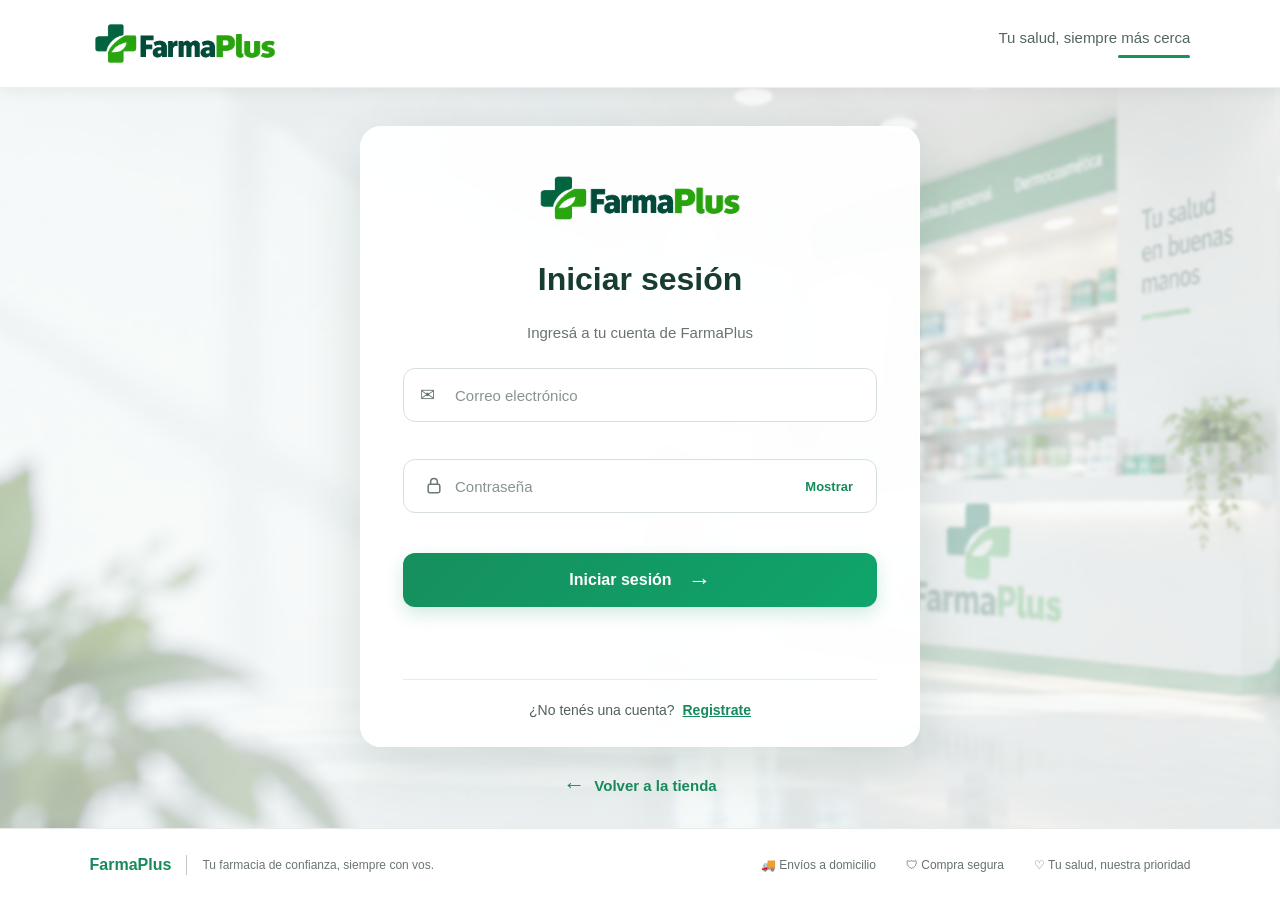
<file: login.html>
<!DOCTYPE html>

<html lang="es">

<head>

    <meta charset="UTF-8">

    <meta
        name="viewport"
        content="width=device-width, initial-scale=1.0"
    >

    <title>
        Iniciar sesión - FarmaPlus
    </title>

    <link
        rel="stylesheet"
        href="style.css"
    >

</head>


<body class="acceso-nuevo">


    <!-- =====================================
         HEADER
    ====================================== -->

    <header class="acceso-nuevo-header">

        <a href="index.html" class="acceso-nuevo-marca">
    <img src="img/logo-farmaplus.png" alt="FarmaPlus" class="acceso-logo-img">
</a>


        <div class="acceso-nuevo-lema">

            <span>
                Tu salud, siempre más cerca
            </span>

            <div></div>

        </div>

    </header>


    <!-- =====================================
         CONTENIDO
    ====================================== -->

    <main class="acceso-nuevo-main">


        <div class="acceso-nuevo-fondo"></div>


        <section class="acceso-nuevo-card">


            <!-- MARCA DENTRO DEL FORMULARIO -->

            <div class="acceso-card-logo">
    <img src="img/logo-farmaplus.png" alt="FarmaPlus" class="acceso-logo-card-img">
</div>


            <div class="acceso-card-titulo">

                <h1>
                    Iniciar sesión
                </h1>

                <p>
                    Ingresá a tu cuenta de FarmaPlus
                </p>

            </div>


            <!-- =================================
                 FORMULARIO
            ================================== -->

            <form
                id="form-login"
                class="acceso-formulario"
            >


                <!-- CORREO -->

                <div class="acceso-campo">

                    <div class="acceso-input-contenedor">

                        <span class="acceso-input-icono">
                            ✉
                        </span>


                        <input
                            type="email"
                            id="email"
                            name="email"
                            placeholder="Correo electrónico"
                            autocomplete="email"
                            required
                        >

                    </div>


                    <small
                        class="mensaje-error acceso-error"
                        id="error-email-login"
                    >
                    </small>

                </div>


                <!-- CONTRASEÑA -->

                <div class="acceso-campo">

                    <div class="acceso-input-contenedor">

                        <span class="acceso-input-icono acceso-icono-svg">

    <svg
        viewBox="0 0 24 24"
        aria-hidden="true"
    >
        <rect
            x="5"
            y="10"
            width="14"
            height="10"
            rx="2"
        ></rect>

        <path
            d="M8 10V7a4 4 0 0 1 8 0v3"
        ></path>
    </svg>

</span>


                        <input
                            type="password"
                            id="password"
                            name="password"
                            placeholder="Contraseña"
                            autocomplete="current-password"
                            required
                        >


                        <button
                            type="button"
                            class="acceso-mostrar-password"
                            id="mostrar-password-login"
                        >
                            Mostrar
                        </button>

                    </div>


                    <small
                        class="mensaje-error acceso-error"
                        id="error-password-login"
                    >
                    </small>

                </div>


                <!-- BOTÓN -->

                <button
                    type="submit"
                    class="acceso-boton-principal"
                >

                    <span>
                        Iniciar sesión
                    </span>

                    <span class="acceso-boton-flecha">
                        →
                    </span>

                </button>


                <!-- MENSAJE -->

                <div
                    id="mensaje-login"
                    class="mensaje-registro acceso-mensaje"
                >
                </div>


            </form>


            <!-- REGISTRO -->

            <div class="acceso-separador"></div>


            <p class="acceso-cambiar-cuenta">

                ¿No tenés una cuenta?

                <a href="registro.html">
                    Registrate
                </a>

            </p>


        </section>


        <!-- VOLVER -->

        <a
            href="productos.html"
            class="acceso-volver"
        >

            <span>
                ←
            </span>

            Volver a la tienda

        </a>


    </main>


    <!-- =====================================
         FOOTER
    ====================================== -->

    <footer class="acceso-nuevo-footer">


        <div class="acceso-footer-marca">

            <strong>
                FarmaPlus
            </strong>

            <span></span>

            <p>
                Tu farmacia de confianza,
                siempre con vos.
            </p>

        </div>


        <div class="acceso-footer-beneficios">

            <span>
                🚚 Envíos a domicilio
            </span>

            <span>
                🛡 Compra segura
            </span>

            <span>
                ♡ Tu salud, nuestra prioridad
            </span>

        </div>


    </footer>


    <script src="login.js"></script>

</body>

</html>
</file>
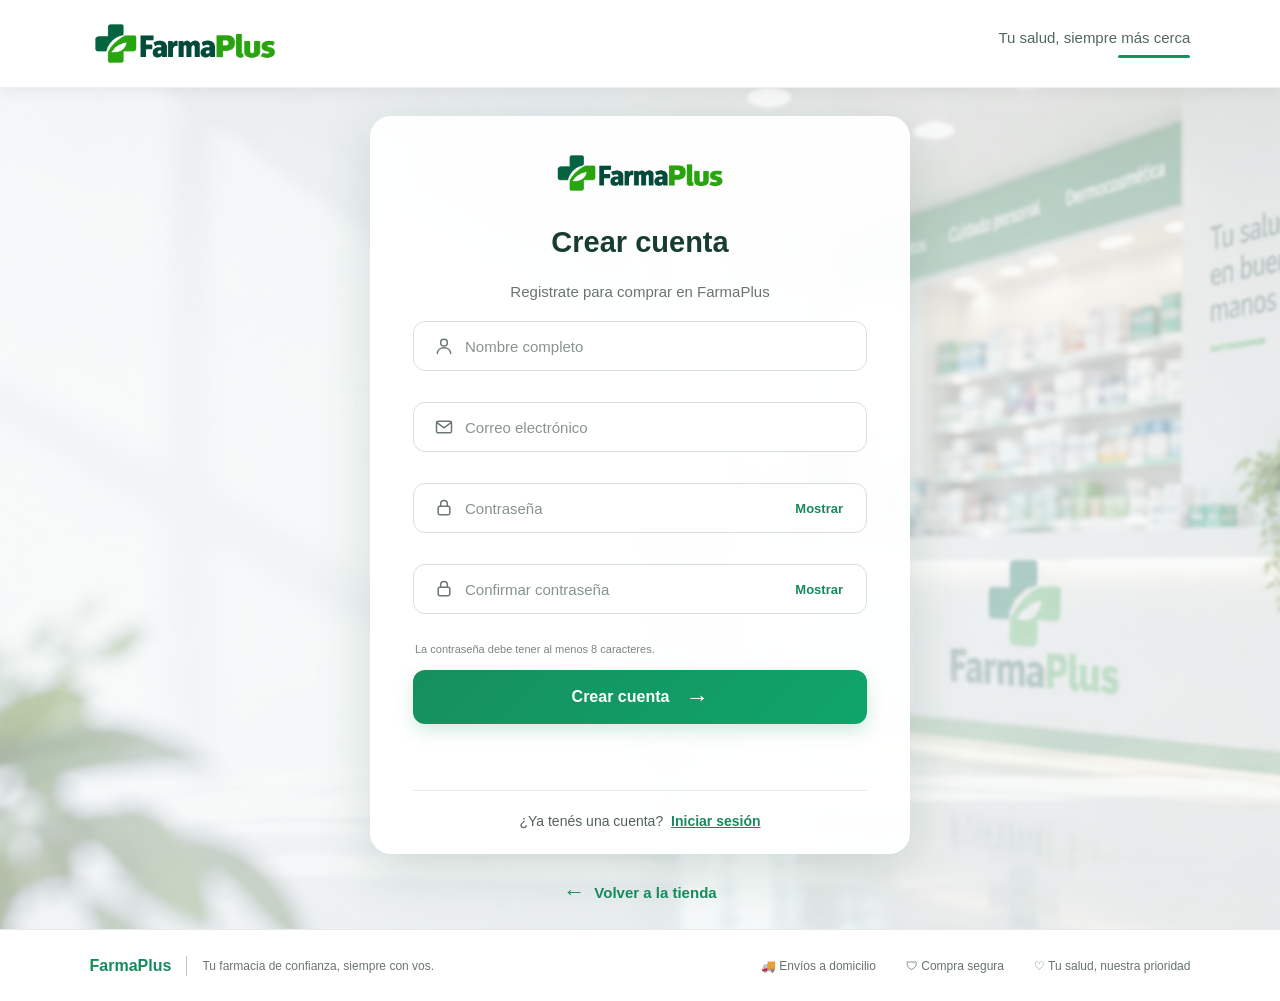
<file: registro.html>
<!DOCTYPE html>

<html lang="es">

<head>

    <meta charset="UTF-8">

    <meta
        name="viewport"
        content="width=device-width, initial-scale=1.0"
    >

    <title>
        Crear cuenta - FarmaPlus
    </title>

    <link
        rel="stylesheet"
        href="style.css"
    >

</head>


<body class="acceso-nuevo">


    <!-- =====================================
         HEADER
    ====================================== -->

    <header class="acceso-nuevo-header">

        <a
            href="index.html"
            class="acceso-nuevo-marca"
        >

            <img
                src="img/logo-farmaplus.png"
                alt="FarmaPlus"
                class="acceso-logo-img"
            >

        </a>


        <div class="acceso-nuevo-lema">

            <span>
                Tu salud, siempre más cerca
            </span>

            <div></div>

        </div>

    </header>


    <!-- =====================================
         CONTENIDO
    ====================================== -->

    <main class="acceso-nuevo-main acceso-registro-main">


        <div class="acceso-nuevo-fondo"></div>


        <section class="acceso-nuevo-card acceso-registro-card">


            <!-- LOGO -->

            <div class="acceso-card-logo">

                <img
                    src="img/logo-farmaplus.png"
                    alt="FarmaPlus"
                    class="acceso-logo-card-img"
                >

            </div>


            <!-- TÍTULO -->

            <div class="acceso-card-titulo acceso-registro-titulo">

                <h1>
                    Crear cuenta
                </h1>

                <p>
                    Registrate para comprar en FarmaPlus
                </p>

            </div>


            <!-- =================================
                 FORMULARIO
            ================================== -->

            <form
                id="form-registro"
                class="acceso-formulario"
            >


                <!-- NOMBRE -->

                <div class="acceso-campo">

                    <div class="acceso-input-contenedor">

                        <span class="acceso-input-icono acceso-icono-svg">

                            <svg
                                viewBox="0 0 24 24"
                                aria-hidden="true"
                            >
                                <circle
                                    cx="12"
                                    cy="8"
                                    r="4"
                                ></circle>

                                <path
                                    d="M4 21c0-4.4 3.6-7 8-7s8 2.6 8 7"
                                ></path>
                            </svg>

                        </span>


                        <input
                            type="text"
                            id="nombre"
                            name="nombre"
                            placeholder="Nombre completo"
                            autocomplete="name"
                            required
                        >

                    </div>


                    <small
                        class="mensaje-error acceso-error"
                        id="error-nombre"
                    >
                    </small>

                </div>


                <!-- CORREO -->

                <div class="acceso-campo">

                    <div class="acceso-input-contenedor">

                        <span class="acceso-input-icono acceso-icono-svg">

                            <svg
                                viewBox="0 0 24 24"
                                aria-hidden="true"
                            >
                                <rect
                                    x="3"
                                    y="5"
                                    width="18"
                                    height="14"
                                    rx="2"
                                ></rect>

                                <path
                                    d="M4 7l8 6 8-6"
                                ></path>
                            </svg>

                        </span>


                        <input
                            type="email"
                            id="email"
                            name="email"
                            placeholder="Correo electrónico"
                            autocomplete="email"
                            required
                        >

                    </div>


                    <small
                        class="mensaje-error acceso-error"
                        id="error-email"
                    >
                    </small>

                </div>


                <!-- CONTRASEÑA -->

                <div class="acceso-campo">

                    <div class="acceso-input-contenedor">

                        <span class="acceso-input-icono acceso-icono-svg">

                            <svg
                                viewBox="0 0 24 24"
                                aria-hidden="true"
                            >
                                <rect
                                    x="5"
                                    y="10"
                                    width="14"
                                    height="10"
                                    rx="2"
                                ></rect>

                                <path
                                    d="M8 10V7a4 4 0 0 1 8 0v3"
                                ></path>
                            </svg>

                        </span>


                        <input
                            type="password"
                            id="password"
                            name="password"
                            placeholder="Contraseña"
                            autocomplete="new-password"
                            required
                        >


                        <button
                            type="button"
                            class="acceso-mostrar-password"
                            id="mostrar-password-registro"
                        >
                            Mostrar
                        </button>

                    </div>


                    <small
                        class="mensaje-error acceso-error"
                        id="error-password"
                    >
                    </small>

                </div>


                <!-- CONFIRMAR CONTRASEÑA -->

                <div class="acceso-campo">

                    <div class="acceso-input-contenedor">

                        <span class="acceso-input-icono acceso-icono-svg">

                            <svg
                                viewBox="0 0 24 24"
                                aria-hidden="true"
                            >
                                <rect
                                    x="5"
                                    y="10"
                                    width="14"
                                    height="10"
                                    rx="2"
                                ></rect>

                                <path
                                    d="M8 10V7a4 4 0 0 1 8 0v3"
                                ></path>
                            </svg>

                        </span>


                        <input
                            type="password"
                            id="confirmar-password"
                            placeholder="Confirmar contraseña"
                            autocomplete="new-password"
                            required
                        >


                        <button
                            type="button"
                            class="acceso-mostrar-password"
                            id="mostrar-confirmar-password"
                        >
                            Mostrar
                        </button>

                    </div>


                    <small
                        class="mensaje-error acceso-error"
                        id="error-confirmar"
                    >
                    </small>

                </div>


                <!-- AYUDA -->

                <p class="acceso-password-ayuda">
                    La contraseña debe tener al menos 8 caracteres.
                </p>


                <!-- BOTÓN -->

                <button
                    type="submit"
                    class="acceso-boton-principal"
                >

                    <span>
                        Crear cuenta
                    </span>

                    <span class="acceso-boton-flecha">
                        →
                    </span>

                </button>


                <!-- MENSAJE -->

                <div
                    id="mensaje-registro"
                    class="mensaje-registro acceso-mensaje"
                >
                </div>


            </form>


            <!-- LOGIN -->

            <div class="acceso-separador"></div>


            <p class="acceso-cambiar-cuenta">

                ¿Ya tenés una cuenta?

                <a href="login.html">
                    Iniciar sesión
                </a>

            </p>


        </section>


        <!-- VOLVER -->

        <a
            href="productos.html"
            class="acceso-volver"
        >

            <span>
                ←
            </span>

            Volver a la tienda

        </a>


    </main>


    <!-- =====================================
         FOOTER
    ====================================== -->

    <footer class="acceso-nuevo-footer">


        <div class="acceso-footer-marca">

            <strong>
                FarmaPlus
            </strong>

            <span></span>

            <p>
                Tu farmacia de confianza,
                siempre con vos.
            </p>

        </div>


        <div class="acceso-footer-beneficios">

            <span>
                🚚 Envíos a domicilio
            </span>

            <span>
                🛡 Compra segura
            </span>

            <span>
                ♡ Tu salud, nuestra prioridad
            </span>

        </div>


    </footer>


    <script src="registro.js"></script>

</body>

</html>
</file>
<file: style.css>
body {
    margin: 0;
    font-family: Arial, sans-serif;
    background-color: #f4f7f6;
}


/* =========================
   BARRA SUPERIOR
   ========================= */

header {
    background-color: rgba(255, 255, 255, 0.88);

    padding: 18px 50px;

    display: flex;
    align-items: center;
    gap: 35px;

    position: sticky;
    top: 0;

    z-index: 1000;

    backdrop-filter: blur(12px);
    -webkit-backdrop-filter: blur(12px);

    border-bottom: 1px solid rgba(0, 0, 0, 0.06);

    box-shadow: 0 3px 15px rgba(0, 0, 0, 0.06);
}


/* =========================
   MENÚ DE NAVEGACIÓN
   ========================= */

nav {
    display: flex;
    align-items: center;

    gap: 10px;

    white-space: nowrap;
}


/* BURBUJAS PRINCIPALES */

nav > a,
.sucursales-menu > a {
    display: inline-block;

    padding: 10px 17px;

    background-color: #168a5b;
    color: white;

    text-decoration: none;

    border-radius: 999px;

    box-shadow: 0 3px 10px rgba(0, 0, 0, 0.22);

    transition:
        transform 0.2s ease,
        background-color 0.2s ease,
        box-shadow 0.2s ease;
}



/* EFECTO AL PASAR EL MOUSE */

nav > a:hover,
.sucursales-menu > a:hover {
    background-color: #126f4a;

    transform: scale(1.08);

    box-shadow: 0 5px 15px rgba(0, 0, 0, 0.3);
}



/* =========================
   SECCIÓN DE PRODUCTOS
   ========================= */

.productos {
    padding: 40px 50px;
}

.productos h2 {
    font-size: 28px;

    margin-bottom: 30px;
}


/* =========================
   LISTA DE PRODUCTOS
   ========================= */

.lista-productos {
    display: grid;

    grid-template-columns: repeat(4, minmax(0, 1fr));

    gap: 24px;

    width: 100%;
}


/* =========================
   TARJETA DE PRODUCTO
   ========================= */

.producto {
    background-color: white;

    width: auto;

    min-width: 0;

    padding: 25px;

    border-radius: 10px;

    box-shadow: 0 2px 8px rgba(0, 0, 0, 0.1);

    cursor: pointer;

    box-sizing: border-box;

    transition:
        transform 0.2s ease,
        box-shadow 0.2s ease;
}

.producto h3 {
    margin-top: 0;
}

.producto p {
    color: #666666;
}

.producto span {
    display: block;

    font-size: 20px;
    font-weight: bold;

    margin: 20px 0;
}

.producto button {
    width: 100%;

    padding: 12px;

    background-color: #168a5b;
    color: white;

    border: none;
    border-radius: 6px;

    cursor: pointer;
}


/* =========================
   EFECTO BOTONES
   ========================= */

.producto button:hover,
.buscador button:hover,
.finalizar-compra:hover {
    background-color: #126f4a;
}


/* =========================
   PANEL DEL CARRITO
   ========================= */

.panel-carrito {
    position: fixed;

    top: 0;
    right: 0;

    width: 350px;
    height: 100%;

    background-color: white;

    padding: 25px;

    box-shadow: -3px 0 10px rgba(0, 0, 0, 0.15);

    box-sizing: border-box;

    z-index: 1000;
}


/* Esta clase oculta el carrito */

.oculto {
    display: none;
}


/* =========================
   ENCABEZADO DEL CARRITO
   ========================= */

.carrito-encabezado {
    display: flex;

    justify-content: space-between;
    align-items: center;
}

.carrito-encabezado h2 {
    margin: 0;
}

#cerrar-carrito {
    border: none;

    background-color: transparent;

    font-size: 20px;

    cursor: pointer;
}


/* =========================
   PRODUCTOS DENTRO DEL CARRITO
   ========================= */

#lista-carrito {
    margin-top: 30px;
}




/* =========================
   TOTAL DEL CARRITO
   ========================= */

.carrito-total {
    margin-top: 30px;

    font-size: 20px;
}


/* =========================
   BOTÓN FINALIZAR COMPRA
   ========================= */

.finalizar-compra {
    width: 100%;

    margin-top: 20px;

    padding: 14px;

    border: none;
    border-radius: 6px;

    background-color: #168a5b;
    color: white;

    cursor: pointer;
}

.finalizar-compra:disabled {
    background-color: #b9b9b9;
    color: #ffffff;

    cursor: not-allowed;

    opacity: 0.75;
}

.finalizar-compra:disabled:hover {
    background-color: #b9b9b9;
}

.item-carrito {
    padding: 15px 0;

    border-bottom: 1px solid #dddddd;

    display: flex;
    flex-direction: column;

    gap: 10px;
}

.item-info {
    display: flex;
    justify-content: space-between;
}

.item-info span {
    color: #666666;
    font-size: 14px;
}

.control-cantidad {
    display: flex;
    align-items: center;

    gap: 10px;
}

.control-cantidad button {
    width: 30px;
    height: 30px;

    border: none;

    background-color: #168a5b;
    color: white;

    border-radius: 5px;

    cursor: pointer;
}

.control-cantidad span {
    font-weight: bold;
}

.subtotal {
    font-weight: bold;
}

/* =========================
   LOGIN
   ========================= */

.login-pagina {
    display: flex;

    justify-content: center;
    align-items: center;

    min-height: calc(100vh - 85px);
}

.login-contenedor {
    width: 100%;
    max-width: 400px;

    background-color: white;

    padding: 35px;

    border-radius: 10px;

    box-shadow: 0 2px 10px rgba(0, 0, 0, 0.1);
}

.login-contenedor h2 {
    margin-top: 0;

    font-size: 28px;
}

.login-contenedor p {
    color: #666666;
}

.login-contenedor form {
    display: flex;

    flex-direction: column;

    margin-top: 25px;
}

.login-contenedor label {
    margin-bottom: 7px;

    font-weight: bold;
}

.login-contenedor input {
    padding: 12px;

    margin-bottom: 20px;

    border: 1px solid #cccccc;
    border-radius: 6px;

    font-size: 16px;

    outline: none;
}

.login-contenedor input:focus {
    border-color: #168a5b;
}

.login-contenedor form button {
    padding: 13px;

    border: none;
    border-radius: 6px;

    background-color: #168a5b;
    color: white;

    font-size: 16px;

    cursor: pointer;
}

.login-contenedor form button:hover {
    background-color: #126f4a;
}

.registro-texto {
    text-align: center;

    margin-top: 25px;
}

.registro-texto a {
    color: #168a5b;

    text-decoration: none;

    font-weight: bold;
}



#carrito {
    display: flex;
    align-items: center;
    gap: 6px;
}

.icono-carrito {
    font-size: 18px;
}

/* =========================
   MENÚ DE SUCURSALES
   ========================= */

.sucursales-menu {
    position: relative;
}

/* =========================
   CATEGORÍAS
   ========================= */

.categorias {
    display: flex;

    gap: 10px;

    margin-bottom: 30px;

    flex-wrap: wrap;
}

.categoria {
    padding: 10px 18px;

    border: 1px solid #168a5b;
    border-radius: 20px;

    background-color: white;

    color: #168a5b;

    cursor: pointer;
}

.categoria:hover {
    background-color: #e8f5ef;
}

.categoria.activa {
    background-color: #168a5b;

    color: white;
}

/* =========================
   PÁGINA DE INICIO
   ========================= */

.pagina-inicio .inicio {
    min-height: 100vh;

    display: flex;
    align-items: center;

    padding: 0 8%;

    background-image:
        linear-gradient(
            to right,
            rgba(0, 0, 0, 0.55) 0%,
            rgba(0, 0, 0, 0.40) 25%,
            rgba(0, 0, 0, 0.18) 45%,
            rgba(0, 0, 0, 0) 65%
        ),
        url("img/fondo-inicio.png");

    background-size: cover;
    background-position: center;
    background-repeat: no-repeat;
}

/* CONTENIDO DE BIENVENIDA */

.inicio-contenido {
    max-width: 600px;

    position: relative;

    z-index: 2;
}

.inicio-etiqueta {
    color: #62d99c;

    font-size: 18px;
    font-weight: bold;

    margin-bottom: 15px;
}

.inicio h2 {
    margin: 0 0 25px 0;

    color: white;

    font-size: 58px;
    line-height: 1.1;

    text-shadow: 0 2px 8px rgba(0, 0, 0, 0.35);
}

.inicio-descripcion {
    max-width: 540px;

    margin-bottom: 35px;

    color: #eeeeee;

    font-size: 19px;
    line-height: 1.6;

    text-shadow: 0 1px 5px rgba(0, 0, 0, 0.4);
}


/* BOTÓN VER PRODUCTOS */

.boton-productos {
    display: inline-block;

    padding: 14px 26px;

    background-color: #168a5b;
    color: white;

    border-radius: 7px;

    text-decoration: none;
    font-weight: bold;

    transition: 0.2s;
}

.boton-productos:hover {
    background-color: #126f4a;
}



/* =========================
   AJUSTE FINAL NAVBAR
   ========================= */


/* LOGO FARMAPLUS */

.pagina-inicio .logo,
.pagina-inicio .logo:visited,
.pagina-inicio .logo:active,
.pagina-inicio .logo:hover {
    display: inline-block;

    padding: 8px 18px;

    background-color: #168a5b !important;
    color: white !important;

    text-decoration: none !important;

    text-shadow: 0 1px 5px rgba(0, 0, 0, 0.3);

    border-radius: 999px;

    box-shadow: 0 3px 10px rgba(0, 0, 0, 0.22);

    transition:
        transform 0.2s ease,
        background-color 0.2s ease,
        box-shadow 0.2s ease;
}


/* BURBUJAS DEL MENÚ */

.pagina-inicio nav > a,
.pagina-inicio .sucursales-menu > a {
    background-color: #168a5b !important;

    color: white !important;

    text-shadow: 0 1px 5px rgba(0, 0, 0, 0.55);

    border-radius: 999px;

    box-shadow: 0 3px 10px rgba(0, 0, 0, 0.22);

    transition:
        transform 0.2s ease,
        background-color 0.2s ease,
        box-shadow 0.2s ease,
        filter 0.2s ease;
}


/* EFECTO AL PASAR EL MOUSE */

.pagina-inicio nav > a:hover,
.pagina-inicio .sucursales-menu > a:hover,
.pagina-inicio .logo:hover {
    background-color: #189c67 !important;
    color: white !important;

    transform: scale(1.06);

    box-shadow:
        0 0 10px rgba(35, 220, 140, 0.45),
        0 5px 15px rgba(0, 0, 0, 0.25);

    filter: brightness(1.08);
}



/* =========================
   BARRA DE CONTACTO FIJA
   ========================= */

.barra-contacto-fija {
    position: fixed;

    left: 20px;
    bottom: 20px;

    display: flex;
    align-items: center;
    gap: 10px;

    padding: 10px 16px;

    background-color: #168a5b;
    color: white;

    border-radius: 999px;

    box-shadow: 0 4px 14px rgba(0, 0, 0, 0.25);

    z-index: 2000;
}

.texto-contacto {
    font-weight: bold;
    font-size: 14px;
}

.icono-barra {
    color: white;
    text-decoration: none;

    font-size: 16px;

    transition:
        transform 0.2s ease,
        opacity 0.2s ease;
}

.icono-barra:hover {
    transform: scale(1.18);
    opacity: 0.85;
}

/* =========================
   PÁGINA PRODUCTOS - HEADER
   ========================= */

.pagina-productos header {
    background-color: white;

    padding: 18px 50px;

    display: flex;
    align-items: center;
    gap: 30px;

    box-shadow: 0 3px 12px rgba(0, 0, 0, 0.08);
}


/* LOGO */

.pagina-productos .logo,
.pagina-productos .logo:visited,
.pagina-productos .logo:hover,
.pagina-productos .logo:active {
    display: inline-block;

    padding: 8px 18px;

    background-color: #168a5b;
    color: white !important;

    text-decoration: none !important;

    border-radius: 999px;

    transition: 0.2s ease;
}

.pagina-productos .logo:hover {
    transform: scale(1.05);

    box-shadow:
        0 0 10px rgba(35, 220, 140, 0.35),
        0 4px 12px rgba(0, 0, 0, 0.18);
}


/* BUSCADOR */

.pagina-productos .buscador {
    display: flex;

    flex: 1;

    max-width: 500px;
}

.pagina-productos .buscador input {
    width: 100%;

    padding: 11px 15px;

    font-size: 15px;

    border: 1px solid #cccccc;

    border-radius: 999px 0 0 999px;

    outline: none;
}

.pagina-productos .buscador input:focus {
    border-color: #168a5b;
}

.pagina-productos .buscador button {
    padding: 11px 20px;

    border: none;

    background-color: #168a5b;
    color: white;

    border-radius: 0 999px 999px 0;

    cursor: pointer;

    transition: 0.2s ease;
}

.pagina-productos .buscador button:hover {
    background-color: #126f4a;
}

/* =========================
   DETALLE DE PRODUCTO
   ========================= */

.pagina-detalle {
    background-color: #f4f7f6;
}


.pagina-detalle header {
    background-color: white;

    padding: 18px 50px;

    display: flex;
    align-items: center;
    justify-content: space-between;

    box-shadow: 0 3px 12px rgba(0, 0, 0, 0.08);
}


/* LOGO */

.pagina-detalle .logo,
.pagina-detalle .logo:visited,
.pagina-detalle .logo:hover,
.pagina-detalle .logo:active {
    display: inline-block;

    padding: 8px 18px;

    background-color: #168a5b;
    color: white !important;

    text-decoration: none !important;

    border-radius: 999px;
}


/* CONTENEDOR */

.detalle-producto {
    max-width: 1200px;

    margin: 0 auto;

    padding: 35px 40px 60px;
}


/* MIGAS */

.migas {
    display: flex;
    align-items: center;
    gap: 10px;

    margin-bottom: 30px;

    color: #777777;

    font-size: 14px;
}

.migas a {
    color: #168a5b;

    text-decoration: none;
}


/* COLUMNAS */

.detalle-contenido {
    display: grid;

    grid-template-columns: 1.2fr 0.8fr;

    gap: 60px;

    align-items: start;

    overflow: visible;
}


/* IMAGEN */

.detalle-imagen-contenedor {
    min-height: 500px;
    min-width: 0;

    position: relative;

    overflow: visible;

    background-color: white;

    border-radius: 14px;

    display: flex;
    align-items: center;
    justify-content: center;

    box-shadow: 0 3px 15px rgba(0, 0, 0, 0.08);
}


/* INFORMACIÓN */

.detalle-info {
    background-color: white;

    padding: 35px;

    border-radius: 14px;

    box-shadow: 0 3px 15px rgba(0, 0, 0, 0.08);
}


.detalle-categoria {
    color: #777777;

    margin: 0 0 8px;
}


.detalle-info h2 {
    font-size: 30px;

    margin: 0 0 15px;
}


.detalle-disponible {
    color: #168a5b;

    font-weight: bold;
}


.detalle-precio {
    font-size: 36px;

    font-weight: bold;

    margin: 25px 0 10px;
}


.detalle-descripcion {
    color: #666666;

    line-height: 1.5;

    margin-bottom: 25px;
}


/* CANTIDAD */

.detalle-info label {
    display: block;

    font-weight: bold;

    margin-bottom: 8px;
}


.detalle-info select {
    width: 100%;

    padding: 13px;

    margin-bottom: 15px;

    border: 1px solid #cccccc;

    border-radius: 7px;

    font-size: 15px;

    background-color: white;
}


/* AGREGAR */

.detalle-agregar {
    width: 100%;

    padding: 14px;

    border: none;

    border-radius: 7px;

    background-color: #168a5b;
    color: white;

    font-size: 16px;
    font-weight: bold;

    cursor: pointer;

    transition: 0.2s ease;
}


.detalle-agregar:hover {
    background-color: #126f4a;

    transform: scale(1.01);
}


/* AVISO */

.detalle-aviso {
    margin-top: 15px;

    padding: 12px;

    background-color: #eaf8f1;

    color: #126f4a;

    border-radius: 7px;

    font-size: 14px;
}



.producto:hover {
    transform: translateY(-5px);

    box-shadow: 0 7px 18px rgba(0, 0, 0, 0.14);
}

/* =========================
   CANTIDAD EN DETALLE
   ========================= */

.cantidad-producto-detalle {
    margin: 25px 0;
}

.cantidad-producto-detalle p {
    font-weight: bold;

    margin-bottom: 10px;
}


.selector-cantidad-detalle {
    display: flex;

    align-items: center;

    gap: 15px;
}


.selector-cantidad-detalle button {
    width: 38px;
    height: 38px;

    border: none;

    border-radius: 50%;

    background-color: #168a5b;
    color: white;

    font-size: 20px;

    cursor: pointer;

    transition:
        transform 0.2s ease,
        background-color 0.2s ease;
}


.selector-cantidad-detalle button:hover {
    background-color: #126f4a;

    transform: scale(1.1);
}


#cantidad-detalle {
    min-width: 25px;

    text-align: center;

    font-size: 18px;

    font-weight: bold;
}

/* =========================
   ELIMINAR DEL CARRITO
   ========================= */

.boton-eliminar-carrito {
    align-self: flex-start;

    padding: 7px 12px;

    border: none;
    border-radius: 6px;

    background-color: #d93636;
    color: white;

    font-size: 13px;
    font-weight: bold;

    cursor: pointer;

    transition:
        background-color 0.2s ease,
        transform 0.2s ease;
}

.boton-eliminar-carrito:hover {
    background-color: #b82424;

    transform: scale(1.05);
}

/* =========================
   ACCIONES DEL CARRITO
   ========================= */

.acciones-producto-carrito {
    display: flex;
    align-items: center;
    justify-content: space-between;

    width: 100%;
}



/* =========================
   LOGO LOGIN Y REGISTRO
   ========================= */

.pagina-acceso .logo,
.pagina-acceso .logo:visited,
.pagina-acceso .logo:active {
    display: inline-block;

    padding: 8px 18px;

    background-color: #168a5b;
    color: white !important;

    text-decoration: none !important;

    border-radius: 999px;

    box-shadow: 0 3px 10px rgba(0, 0, 0, 0.18);

    transition:
        transform 0.2s ease,
        background-color 0.2s ease,
        box-shadow 0.2s ease;
}


.pagina-acceso .logo:hover {
    background-color: #189c67;

    color: white !important;

    text-decoration: none !important;

    transform: scale(1.05);

    box-shadow:
        0 0 10px rgba(35, 220, 140, 0.35),
        0 5px 15px rgba(0, 0, 0, 0.20);
}

/* =========================
   SOBRE FARMAPLUS
   ========================= */

.sobre-farmaplus {

    background-color: #f5f8f7;

    padding: 100px 8%;

}


.sobre-contenido {

    max-width: 1200px;

    margin: 0 auto;

    display: grid;

    grid-template-columns: 1.3fr 0.7fr;

    gap: 80px;

    align-items: center;

}


/* TEXTO */

.sobre-etiqueta {

    margin: 0 0 12px;

    color: #168a5b;

    font-size: 15px;

    font-weight: bold;

    text-transform: uppercase;

    letter-spacing: 1px;

}


.sobre-texto h2 {

    margin: 0 0 25px;

    font-size: 38px;

    line-height: 1.2;

    color: #222;

}


.sobre-texto p {

    margin: 0 0 18px;

    color: #606060;

    font-size: 17px;

    line-height: 1.7;

}


/* DATOS */

.sobre-datos {

    display: flex;

    flex-direction: column;

    gap: 18px;

}


.dato-farmacia {

    background-color: white;

    padding: 25px 30px;

    border-radius: 12px;

    box-shadow: 0 3px 15px rgba(0, 0, 0, 0.08);

    display: flex;

    flex-direction: column;

    transition:
        transform 0.2s ease,
        box-shadow 0.2s ease;

}


.dato-farmacia:hover {

    transform: translateY(-4px);

    box-shadow: 0 7px 20px rgba(0, 0, 0, 0.12);

}


.dato-numero {

    color: #168a5b;

    font-size: 32px;

    font-weight: bold;

}


.dato-texto {

    margin-top: 5px;

    color: #666;

    font-size: 15px;

}

/* =========================
   MENÚ DE SUCURSALES
   INICIO + PRODUCTOS + DETALLE
   ========================= */


/* BOTÓN PRINCIPAL */

.pagina-inicio .boton-sucursales,
.pagina-productos .boton-sucursales,
.pagina-detalle .boton-sucursales {
    display: inline-block;

    padding: 10px 17px;

    background-color: #168a5b;
    color: white;

    border-radius: 999px;

    box-shadow: 0 3px 10px rgba(0, 0, 0, 0.22);

    cursor: default;
    user-select: none;

    white-space: nowrap;

    transition:
        transform 0.2s ease,
        background-color 0.2s ease,
        box-shadow 0.2s ease;
}


/* HOVER DEL BOTÓN */

.pagina-inicio .boton-sucursales:hover,
.pagina-productos .boton-sucursales:hover,
.pagina-detalle .boton-sucursales:hover {
    background-color: #189c67;

    transform: scale(1.06);

    box-shadow:
        0 0 10px rgba(35, 220, 140, 0.35),
        0 5px 15px rgba(0, 0, 0, 0.20);
}


/* CAJA DESPLEGABLE */

.pagina-inicio .submenu-sucursales,
.pagina-productos .submenu-sucursales,
.pagina-detalle .submenu-sucursales {
    display: none;

    position: absolute;

    top: 100%;
    left: 0;

    min-width: 190px;

    padding: 7px 0;

    background-color: white;

    border-radius: 6px;

    box-shadow: 0 4px 12px rgba(0, 0, 0, 0.15);

    z-index: 2000;
}


/* MOSTRAR AL PASAR EL MOUSE */

.pagina-inicio .sucursales-menu:hover .submenu-sucursales,
.pagina-productos .sucursales-menu:hover .submenu-sucursales,
.pagina-detalle .sucursales-menu:hover .submenu-sucursales {
    display: block;
}


/* CADA SUCURSAL */

.pagina-inicio .sucursal-opcion,
.pagina-productos .sucursal-opcion,
.pagina-detalle .sucursal-opcion {
    display: block;

    padding: 10px 15px;

    color: #444;

    background-color: transparent;

    font-size: 16px;

    white-space: nowrap;

    cursor: default;
    user-select: none;
}


/* HOVER DE CADA SUCURSAL */

.pagina-inicio .sucursal-opcion:hover,
.pagina-productos .sucursal-opcion:hover,
.pagina-detalle .sucursal-opcion:hover {
    background-color: #edf7f2;

    color: #168a5b;
}

/* =========================
   FOOTER FARMAPLUS
   ========================= */

.footer-farmaplus {

    background-color: #123f32;

    color: white;

    margin: 0;

}


/* CONTENIDO PRINCIPAL */

.footer-contenido {

    max-width: 1200px;

    margin: 0 auto;

    padding: 65px 8%;

    display: grid;

    grid-template-columns: 1.5fr 1fr 1fr 1.2fr;

    gap: 60px;

}


/* COLUMNAS */

.footer-columna {

    display: flex;

    flex-direction: column;

    gap: 12px;

}


.footer-columna h3 {

    margin: 0 0 10px;

    font-size: 16px;

    color: white;

}


.footer-columna p,
.footer-columna span {

    margin: 0;

    color: #d3e2dc;

    font-size: 14px;

    line-height: 1.6;

}


/* ENLACES */

.footer-columna > a {

    color: #d3e2dc;

    text-decoration: none;

    font-size: 14px;

    transition:
        color 0.2s ease,
        transform 0.2s ease;

}


.footer-columna > a:hover {

    color: white;

    transform: translateX(4px);

}


/* MARCA */

.footer-marca h2 {

    margin: 0 0 15px;

    font-size: 30px;

    color: white;

}


.footer-marca p {

    max-width: 300px;

}


/* REDES SOCIALES */

.footer-redes {

    display: flex;

    gap: 10px;

    margin-top: 12px;

}


.footer-redes a {

    width: 38px;

    height: 38px;

    display: flex;

    align-items: center;

    justify-content: center;

    background-color: #168a5b;

    color: white;

    border-radius: 50%;

    text-decoration: none;

    transition:
        transform 0.2s ease,
        background-color 0.2s ease;

}


.footer-redes a:hover {

    background-color: #1aa66e;

    transform: translateY(-3px);

}


/* PARTE INFERIOR */

.footer-inferior {

    border-top: 1px solid rgba(255, 255, 255, 0.15);

    text-align: center;

    padding: 18px 20px;

}


.footer-inferior p {

    margin: 0;

    color: #c7d8d2;

    font-size: 13px;

}

/* =========================
   ANIMACIONES AL HACER SCROLL
   ========================= */


/* TEXTO ENTRA DESDE LA IZQUIERDA */

.animar-izquierda {

    opacity: 0;

    transform: translateX(-40px);

    transition:
        opacity 0.8s ease,
        transform 0.8s ease;
}


/* TARJETAS ENTRAN DESDE ABAJO */

.animar-arriba {

    opacity: 0;

    transform: translateY(35px);

    transition:
        opacity 0.7s ease,
        transform 0.7s ease;
}


/* CUANDO APARECEN EN PANTALLA */

.animar-izquierda.visible,
.animar-arriba.visible {

    opacity: 1;

    transform: translate(0, 0);
}


/* RETRASOS DE LAS TARJETAS */

.delay-1 {
    transition-delay: 0.15s;
}

.delay-2 {
    transition-delay: 0.30s;
}

.delay-3 {
    transition-delay: 0.45s;
}

.producto-galeria {
    width: 100%;
    min-width: 0;

    display: flex;
    flex-direction: column;

    align-items: center;
    justify-content: center;

    gap: 18px;

    position: relative;

    overflow: visible;
}


#imagen-principal {
    width: 100%;
    max-width: 430px;

    height: 430px;

    object-fit: contain;

    background-color: white;

    border-radius: 14px;

    padding: 15px;

    box-sizing: border-box;
}



.miniaturas-producto {
    display: flex;

    justify-content: center;

    gap: 12px;
}


.miniatura {
    width: 70px;
    height: 70px;

    object-fit: cover;

    padding: 4px;

    background-color: white;

    border: 2px solid transparent;
    border-radius: 8px;

    cursor: pointer;

    box-sizing: border-box;

    transition:
        transform 0.2s ease,
        border-color 0.2s ease;
}


.miniatura:hover {
    transform: scale(1.06);
}


.miniatura.activa {
    border-color: #168a5b;
}

/* =========================
   DESCRIPCIÓN DEL PRODUCTO
   ========================= */

.descripcion-producto {
    width: 100%;

    margin-top: 20px;
    padding: 25px;

    background-color: #ffffff;

    border-radius: 12px;

    box-sizing: border-box;

    text-align: left;

    border-top: 1px solid #eeeeee;
}


.descripcion-producto h3 {
    margin: 0 0 18px;

    font-size: 23px;

    color: #222222;
}


.descripcion-producto p {
    margin: 0 0 16px;

    color: #555555;

    font-size: 15px;

    line-height: 1.7;
}


.descripcion-producto p:last-child {
    margin-bottom: 0;
}

/* =========================
   ZOOM DE PRODUCTO
   ========================= */

.zoom-contenedor {
    position: relative;

    width: 100%;
    max-width: 430px;

    height: 430px;

    overflow: hidden;

    cursor: crosshair;
}


.zoom-contenedor #imagen-principal {
    width: 100%;
    height: 100%;

    object-fit: contain;

    display: block;
}


/* CUADRADO QUE SIGUE AL MOUSE */

#lupa-zoom {
    position: absolute;

    width: 120px;
    height: 120px;

    background-color: rgba(22, 138, 91, 0.12);

    border: 1px solid #168a5b;

    pointer-events: none;

    display: none;
}


/* VENTANA AMPLIADA */

#zoom-producto {
    position: absolute;

    width: 430px;
    height: 430px;

    left: calc(100% + 60px);
    top: 0;

    background-color: white;
    background-repeat: no-repeat;

    border-radius: 14px;

    box-shadow: 0 5px 25px rgba(0, 0, 0, 0.25);

    z-index: 5000;

    display: none;

    overflow: hidden;
}


/* =========================
   IMÁGENES DE LAS TARJETAS
   ========================= */

.producto-imagen {
    position: relative;

    width: 100%;
    height: 230px;

    margin-bottom: 20px;

    display: flex;
    align-items: center;
    justify-content: center;

    background-color: #ffffff;

    border-radius: 10px;

    overflow: hidden;
}


/* IMAGEN */

.producto-imagen img {
    width: 100%;
    height: 100%;

    object-fit: contain;

    transition:
        transform 0.3s ease,
        opacity 0.2s ease;
}


/* PEQUEÑO ZOOM AL PASAR EL MOUSE */

.producto:hover .producto-imagen img {
    transform: scale(1.06);
}


/* =========================
   FLECHAS
   ========================= */

.producto .flecha-producto {
    position: absolute;

    top: 50%;

    width: 36px;
    height: 36px;

    padding: 0;

    display: flex;
    align-items: center;
    justify-content: center;

    transform: translateY(-50%);

    border: none;
    border-radius: 50%;

    background-color: rgba(22, 138, 91, 0.9);

    color: white;

    font-size: 26px;
    line-height: 1;

    cursor: pointer;

    opacity: 0;

    transition:
        opacity 0.2s ease,
        background-color 0.2s ease,
        transform 0.2s ease;

    z-index: 5;
}


/* MOSTRAR FLECHAS CUANDO APOYAMOS EL MOUSE */

.producto:hover .flecha-producto {
    opacity: 1;
}


/* IZQUIERDA */

.producto .flecha-anterior {
    left: 8px;
}


/* DERECHA */

.producto .flecha-siguiente {
    right: 8px;
}


/* HOVER DE LAS FLECHAS */

.producto .flecha-producto:hover {
    background-color: #126f4a;

    transform:
        translateY(-50%)
        scale(1.1);
}

/* =========================
   IMAGEN DEL PRODUCTO
   EN EL CARRITO
   ========================= */

.producto-carrito-info {
    display: flex;
    flex-direction: column;

    gap: 10px;
}


/* =========================
   PRODUCTOS RESPONSIVE
   ========================= */

@media (max-width: 1100px) {

    .lista-productos {
        grid-template-columns: repeat(3, minmax(0, 1fr));
    }

}


@media (max-width: 800px) {

    .lista-productos {
        grid-template-columns: repeat(2, minmax(0, 1fr));
    }

}


@media (max-width: 520px) {

    .lista-productos {
        grid-template-columns: 1fr;
    }

}

/* =========================
   VALIDACIÓN DE REGISTRO
   ========================= */

.campo-formulario {
    margin-bottom: 16px;
}


.mensaje-error {
    display: block;

    min-height: 18px;

    margin-top: 5px;

    color: #d93636;

    font-size: 13px;
}


.mensaje-registro {
    margin-top: 15px;

    text-align: center;

    font-size: 14px;

    font-weight: bold;
}


.registro-correcto {
    padding: 10px;

    background-color: #eaf8f1;

    color: #168a5b;

    border-radius: 6px;
}

/* =========================
   USUARIO CONECTADO
   ========================= */

.sesion-nav {
    position: relative;

    display: flex;
    align-items: center;

    gap: 8px;
}


.sesion-nav > a,
.usuario-saludo,
.boton-cerrar-sesion {
    display: inline-block;

    padding: 10px 17px;

    background-color: #168a5b;

    color: white;

    border: none;

    border-radius: 999px;

    text-decoration: none;

    font-family: inherit;

    font-size: 16px;

    cursor: pointer;

    box-shadow:
        0 3px 10px rgba(0, 0, 0, 0.18);

    transition:
        transform 0.2s ease,
        background-color 0.2s ease;
}


.sesion-nav > a:hover,
.usuario-saludo:hover,
.boton-cerrar-sesion:hover {
    background-color: #126f4a;

    transform: scale(1.05);
}


.usuario-saludo {
    cursor: default;
}

/* =========================
   PANEL ADMIN
   ========================= */

.pagina-admin {
    margin: 0;
    background-color: #f4f7f6;
}


.admin-header {
    display: flex;
    justify-content: space-between;
    align-items: center;

    padding: 20px 50px;

    background-color: white;

    box-shadow:
        0 3px 12px rgba(0, 0, 0, 0.08);
}


.admin-header-derecha {
    display: flex;
    align-items: center;
    gap: 12px;
}


.admin-header-derecha > a,
.boton-panel-admin {
    padding: 10px 17px;

    background-color: #168a5b;

    color: white;

    border-radius: 999px;

    text-decoration: none;

    transition:
        transform 0.2s ease,
        background-color 0.2s ease;
}


.admin-header-derecha > a:hover,
.boton-panel-admin:hover {
    background-color: #126f4a;

    transform: scale(1.05);
}


.panel-admin {
    max-width: 1200px;

    margin: 0 auto;

    padding: 50px;
}


.admin-etiqueta {
    color: #168a5b;

    font-size: 14px;

    font-weight: bold;
}


.admin-titulo h1 {
    margin-bottom: 10px;

    font-size: 36px;
}


.admin-titulo > p:last-child {
    color: #666;
}


.admin-opciones {
    display: grid;

    grid-template-columns:
        repeat(2, 1fr);

    gap: 25px;

    margin-top: 40px;
}


.admin-tarjeta {
    padding: 30px;

    background-color: white;

    border-radius: 14px;

    box-shadow:
        0 3px 15px rgba(0, 0, 0, 0.08);
}


.admin-tarjeta h2 {
    margin-top: 0;
}


.admin-tarjeta p {
    color: #666;

    line-height: 1.5;
}


.admin-tarjeta button {
    margin-top: 15px;

    padding: 12px 18px;

    border: none;

    border-radius: 7px;

    background-color: #168a5b;

    color: white;

    cursor: pointer;

    font-weight: bold;
}


.admin-tarjeta button:hover {
    background-color: #126f4a;
}

/* LOGO DEL PANEL ADMIN */

.pagina-admin .logo,
.pagina-admin .logo:visited,
.pagina-admin .logo:active {
    display: inline-block;

    padding: 8px 18px;

    background-color: #168a5b;

    color: white !important;

    text-decoration: none !important;

    border-radius: 999px;

    font-size: 28px;

    font-weight: bold;

    box-shadow:
        0 3px 10px rgba(0, 0, 0, 0.18);

    transition:
        transform 0.2s ease,
        background-color 0.2s ease;
}


.pagina-admin .logo:hover {
    background-color: #126f4a;

    transform: scale(1.05);

    color: white !important;
}

/* =========================
   ADMINISTRAR PRODUCTOS
   ========================= */

.admin-boton {
    display: inline-block;

    margin-top: 15px;

    padding: 12px 18px;

    background-color: #168a5b;

    color: white;

    text-decoration: none;

    border-radius: 7px;

    font-weight: bold;

    transition:
        background-color 0.2s ease,
        transform 0.2s ease;
}


.admin-boton:hover {
    background-color: #126f4a;

    transform: scale(1.03);
}


.admin-productos-pagina {
    max-width: 1250px;

    margin: 0 auto;

    padding: 50px;
}


.admin-productos-titulo h1 {
    margin-bottom: 10px;

    font-size: 36px;
}


.admin-productos-titulo > p:last-child {
    color: #666;
}


.admin-productos-grid {
    display: grid;

    grid-template-columns:
        420px 1fr;

    gap: 35px;

    margin-top: 40px;

    align-items: start;
}


.admin-formulario-producto,
.admin-listado-productos {
    padding: 30px;

    background-color: white;

    border-radius: 14px;

    box-shadow:
        0 3px 15px rgba(0, 0, 0, 0.08);
}


.admin-formulario-producto h2,
.admin-listado-productos h2 {
    margin-top: 0;
}


#form-producto {
    display: flex;

    flex-direction: column;

    gap: 10px;
}


#form-producto label {
    margin-top: 8px;

    font-weight: bold;
}


#form-producto input,
#form-producto select,
#form-producto textarea {
    width: 100%;

    padding: 11px;

    box-sizing: border-box;

    border: 1px solid #ccc;

    border-radius: 7px;

    font-family: inherit;

    font-size: 14px;
}


#form-producto textarea {
    resize: vertical;
}


#form-producto input:focus,
#form-producto select:focus,
#form-producto textarea:focus {
    outline: none;

    border-color: #168a5b;
}


#form-producto button {
    margin-top: 15px;

    padding: 13px;

    border: none;

    border-radius: 7px;

    background-color: #168a5b;

    color: white;

    font-weight: bold;

    cursor: pointer;
}


#form-producto button:hover {
    background-color: #126f4a;
}


.mensaje-producto {
    margin-top: 10px;

    padding: 0;

    font-size: 14px;

    font-weight: bold;
}


.mensaje-producto.correcto {
    padding: 10px;

    background-color: #eaf8f1;

    color: #168a5b;

    border-radius: 6px;
}


.mensaje-producto.error {
    padding: 10px;

    background-color: #fdecec;

    color: #d93636;

    border-radius: 6px;
}


.admin-producto-item {
    display: flex;

    justify-content: space-between;

    align-items: center;

    gap: 20px;

    padding: 17px 0;

    border-bottom: 1px solid #ddd;
}


.admin-producto-item > div {
    display: flex;

    flex-direction: column;

    gap: 5px;
}


.admin-producto-item span {
    color: #666;

    font-size: 14px;
}


.admin-producto-datos {
    text-align: right;
}


.estado-disponible {
    color: #168a5b !important;

    font-weight: bold;
}


.estado-agotado {
    color: #d93636 !important;

    font-weight: bold;
}

.admin-producto-principal {
    display: flex !important;
    flex-direction: row !important;
    align-items: center;
    gap: 15px;
}


.admin-producto-imagen {
    width: 65px;
    height: 65px;

    object-fit: contain;

    border: 1px solid #ddd;

    border-radius: 8px;

    background-color: white;
}


.admin-producto-sin-imagen {
    width: 65px;
    height: 65px;

    display: flex !important;

    align-items: center;
    justify-content: center;

    background-color: #f3f3f3;

    color: #777;

    border-radius: 8px;

    font-size: 11px;

    text-align: center;
}

/* =========================
   PRODUCTOS DESDE LA BD
   ========================= */


.producto-db-precio {
    display: block;

    margin: 20px 0;

    font-size: 20px;

    font-weight: bold;
}


.producto-db-boton:disabled {
    background-color: #aaa;

    cursor: not-allowed;

    opacity: 0.7;
}

/* =========================
   MINIATURAS PRODUCTOS BD
   ========================= */

#miniaturas-producto {
    display: flex;

    align-items: center;
    justify-content: center;

    gap: 15px;

    margin-top: 15px;
}


.miniatura-producto-db {
    width: 65px !important;
    height: 65px !important;

    object-fit: contain;

    padding: 4px;

    background-color: white;

    border: 1px solid #ddd;

    border-radius: 8px;

    cursor: pointer;

    box-sizing: border-box;

    transition:
        border-color 0.2s ease,
        transform 0.2s ease;
}


.miniatura-producto-db:hover {
    transform: scale(1.05);

    border-color: #168a5b;
}


.miniatura-producto-db.activa {
    border: 2px solid #168a5b;
}


/* IMAGEN DEL CARRITO */

.imagen-carrito {
    width: 65px;
    height: 65px;

    object-fit: contain;

    background-color: white;

    border: 1px solid #ddd;

    border-radius: 8px;
}

/* =========================================
   TARJETAS DE PRODUCTOS DESDE LA BASE DE DATOS
   ========================================= */

.producto-db-galeria {
    position: relative;

    width: 100%;
    height: 240px;

    display: flex;
    align-items: center;
    justify-content: center;

    overflow: hidden;

    margin-bottom: 18px;

    background-color: white;
}


.producto-db-imagen-principal {
    width: 100%;
    height: 100%;

    display: block;

    object-fit: contain;
}


.producto-db-sin-imagen {
    width: 100%;
    height: 240px;

    display: flex;
    align-items: center;
    justify-content: center;

    background-color: #f3f3f3;

    color: #777777;

    font-size: 14px;
}


/* FLECHAS */

.producto .producto-db-flecha {
    position: absolute;

    top: 50%;

    transform: translateY(-50%);

    width: 38px !important;
    height: 38px !important;

    padding: 0 !important;

    display: flex;
    align-items: center;
    justify-content: center;

    border: none;

    border-radius: 50% !important;

    background-color: #168a5b;

    color: white;

    font-size: 25px;

    cursor: pointer;

    z-index: 10;

    opacity: 0;

    transition:
        opacity 0.2s ease,
        background-color 0.2s ease,
        transform 0.2s ease;
}


.producto-db-flecha-izquierda {
    left: 8px;
}


.producto-db-flecha-derecha {
    right: 8px;
}


.producto-db-galeria:hover
.producto-db-flecha {
    opacity: 1;
}


.producto .producto-db-flecha:hover {
    background-color: #126f4a;

    transform:
        translateY(-50%)
        scale(1.08);
}


/* BOTÓN */

.producto .producto-db-boton {
    width: 100%;

    padding: 12px;

    border: none;

    border-radius: 6px;

    background-color: #168a5b;

    color: white;

    cursor: pointer;
}


.producto .producto-db-boton:hover {
    background-color: #126f4a;
}

/* =========================================
   SCROLL DEL CARRITO - PÁGINA PRODUCTOS
   ========================================= */

#panel-carrito {
    display: flex;
    flex-direction: column;

    overflow: hidden;
}


#panel-carrito.oculto {
    display: none;
}


#panel-carrito #lista-carrito {
    flex: 1;

    min-height: 0;

    margin-top: 30px;
    padding-right: 8px;

    overflow-y: auto;
}


#panel-carrito .carrito-total {
    flex-shrink: 0;

    margin-top: 15px;
    padding-top: 15px;

    border-top: 1px solid #dddddd;
}


#panel-carrito .finalizar-compra {
    flex-shrink: 0;
}

/* =========================================
   SCROLL DEL CARRITO - DETALLE PRODUCTO
   ========================================= */

#panel-carrito-detalle {
    display: flex;
    flex-direction: column;

    overflow: hidden;
}


#panel-carrito-detalle.oculto {
    display: none;
}


#panel-carrito-detalle #lista-carrito-detalle {
    flex: 1;

    min-height: 0;

    margin-top: 30px;
    padding-right: 8px;

    overflow-y: auto;
}


#panel-carrito-detalle .carrito-total {
    flex-shrink: 0;

    margin-top: 15px;
    padding-top: 15px;

    border-top: 1px solid #dddddd;
}


#panel-carrito-detalle .finalizar-compra {
    flex-shrink: 0;
}

/* =========================================
   MENÚ DE USUARIO - NAVBAR
   ========================================= */

/* BOTÓN PRINCIPAL */

.usuario-menu {
    position: relative;
}


.usuario-menu-boton {
    display: flex;
    align-items: center;
    justify-content: center;

    gap: 8px;

    padding: 10px 16px;

    border: 1px solid #d7e5df;
    border-radius: 999px;

    background-color: #f4f8f6;

    color: #126f4a;

    font-family: inherit;
    font-size: 16px;
    font-weight: 500;

    cursor: pointer;

    transition:
        background-color 0.2s ease,
        border-color 0.2s ease;
}


.usuario-menu-boton:hover {
    background-color: #eaf5f0;

    border-color: #168a5b;
}


.usuario-menu-flecha {
    font-size: 12px;

    transition:
        transform 0.2s ease;
}


.usuario-menu.abierto
.usuario-menu-flecha {
    transform: rotate(180deg);
}


/* MENÚ DESPLEGABLE */

.usuario-menu-desplegable {
    position: absolute;

    top: calc(100% + 10px);
    right: 0;

    width: 220px;

    padding: 8px;

    background-color: white;

    border: 1px solid #e5e5e5;
    border-radius: 12px;

    box-shadow:
        0 8px 25px rgba(0, 0, 0, 0.12);

    opacity: 0;
    visibility: hidden;

    transform:
        translateY(-5px);

    transition:
        opacity 0.2s ease,
        transform 0.2s ease,
        visibility 0.2s ease;

    z-index: 1000;
}


.usuario-menu.abierto
.usuario-menu-desplegable {
    opacity: 1;
    visibility: visible;

    transform:
        translateY(0);
}


/* INFORMACIÓN DEL USUARIO */

.usuario-menu-info {
    display: flex;
    flex-direction: column;
    align-items: center;

    gap: 12px;

    padding: 10px 12px 12px;

    border-bottom:
        1px solid #eeeeee;
}


.usuario-menu-info strong {
    color: #222222;

    font-size: 15px;
}


.usuario-menu-info span {
    color: #777777;

    font-size: 13px;
}


/* OPCIONES */

.usuario-menu-opcion {
    width: 100%;

    display: block;

    padding: 10px 12px;

    box-sizing: border-box;

    border: none;
    border-radius: 8px;

    background: none;

    color: #333333;

    text-align: left;
    text-decoration: none;

    font-family: inherit;
    font-size: 14px;

    cursor: pointer;

    transition:
        background-color 0.2s ease;
}


.usuario-menu-opcion:hover {
    background-color: #f1f7f4;
}


/* CERRAR SESIÓN */

.usuario-menu-cerrar {
    margin-top: 3px;

    color: #c93434;
}


.usuario-menu-cerrar:hover {
    background-color: #fff0f0;
}

/* =========================================
   NAVBAR MINIMALISTA
   ========================================= */

.pagina-productos header nav,
.pagina-detalle header nav {
    display: flex;
    align-items: center;

    gap: 6px;
}


/* INICIO Y PRODUCTOS */

.pagina-productos header nav > a:not(#carrito),
.pagina-detalle header nav > a:not(#carrito-detalle) {
    padding: 10px 12px;

    background: transparent;

    color: #333333;

    border-radius: 10px;

    box-shadow: none;

    text-decoration: none;

    transition:
        background-color 0.2s ease,
        color 0.2s ease;
}


.pagina-productos header nav > a:not(#carrito):hover,
.pagina-detalle header nav > a:not(#carrito-detalle):hover {
    background-color: #f1f7f4;

    color: #168a5b;

    transform: none;
}


/* SUCURSALES */

.pagina-productos .boton-sucursales,
.pagina-detalle .sucursales-menu > a {
    padding: 10px 12px;

    background: transparent;

    color: #333333;

    border-radius: 10px;

    box-shadow: none;

    text-decoration: none;

    cursor: pointer;

    transition:
        background-color 0.2s ease,
        color 0.2s ease;
}


.pagina-productos .boton-sucursales:hover,
.pagina-detalle .sucursales-menu > a:hover {
    background-color: #f1f7f4;

    color: #168a5b;
}


/* CARRITO COMO ACCIÓN PRINCIPAL */

.pagina-productos #carrito,
.pagina-detalle #carrito-detalle {
    padding: 10px 16px;

    background-color: #168a5b;

    color: white;

    border-radius: 999px;

    box-shadow:
        0 3px 10px rgba(0, 0, 0, 0.12);
}


.pagina-productos #carrito:hover,
.pagina-detalle #carrito-detalle:hover {
    background-color: #126f4a;

    color: white;

    transform: none;
}

/* =========================================
   CORREGIR SUCURSALES - DETALLE PRODUCTO
   ========================================= */

.pagina-detalle header nav
.sucursales-menu > a {
    padding: 10px 12px;

    background-color: transparent !important;

    color: #333333 !important;

    border-radius: 10px;

    box-shadow: none !important;

    text-decoration: none;

    transform: none !important;
}


.pagina-detalle header nav
.sucursales-menu:hover > a {
    background-color: #f1f7f4 !important;

    color: #168a5b !important;

    transform: none !important;
}

/* =========================================
   SUCURSALES MINIMALISTA - DETALLE PRODUCTO
   ========================================= */

.pagina-detalle .boton-sucursales {
    display: inline-block;

    padding: 10px 12px;

    background-color: transparent !important;

    color: #333333 !important;

    border-radius: 10px;

    box-shadow: none !important;

    text-decoration: none;

    cursor: pointer;

    transform: none !important;

    transition:
        background-color 0.2s ease,
        color 0.2s ease;
}


.pagina-detalle .boton-sucursales:hover {
    background-color: #f1f7f4 !important;

    color: #168a5b !important;

    box-shadow: none !important;

    transform: none !important;
}

/* =========================================
   CARRITO MINIMALISTA - NAVBAR
   ========================================= */

.carrito-nav {
    position: relative;

    width: 44px;
    height: 44px;

    display: flex !important;
    align-items: center;
    justify-content: center;

    padding: 0 !important;

    background-color: transparent !important;

    border-radius: 50% !important;

    box-shadow: none !important;

    text-decoration: none;

    cursor: pointer;

    transition:
        background-color 0.18s ease;
}


.carrito-nav:hover {
    background-color: #f1f7f4 !important;

    box-shadow: none !important;

    transform: none !important;
}


.carrito-nav-icono {
    width: 28px;
    height: 28px;

    display: block;

    object-fit: contain;

    transform: scale(1.15);

    transition:
        transform 0.18s ease,
        filter 0.18s ease;
}


.carrito-nav:hover .carrito-nav-icono {
    transform: scale(1.08);
}


/* CONTADOR */

.carrito-nav-contador {
    position: absolute;
    top: -2px;
    right: -4px;

    min-width: 18px;
    height: 18px;
    padding: 0 5px;

    display: flex;
    align-items: center;
    justify-content: center;

    background-color: #d93636;
    color: white;

    border-radius: 999px;
    border: 2px solid white;

    font-size: 11px;
    font-weight: bold;
    line-height: 1;

    transition: transform 0.18s ease;
}

.carrito-nav:hover .carrito-nav-contador {
    transform: scale(1.1);
}

/* =========================================
   ANIMACIÓN DEL CONTADOR DEL CARRITO
   ========================================= */

@keyframes vibrar-contador-carrito {

    0% {
        transform: scale(1);
    }

    20% {
        transform:
            translateX(-2px)
            rotate(-8deg)
            scale(1.15);
    }

    40% {
        transform:
            translateX(2px)
            rotate(8deg)
            scale(1.15);
    }

    60% {
        transform:
            translateX(-2px)
            rotate(-6deg)
            scale(1.1);
    }

    80% {
        transform:
            translateX(2px)
            rotate(6deg)
            scale(1.05);
    }

    100% {
        transform: scale(1);
    }

}


.carrito-nav-contador.vibrando {
    animation:
        vibrar-contador-carrito
        0.45s ease;
}

/* =========================================
   ALINEAR NAVBAR - PÁGINA PRODUCTOS
   ========================================= */

.pagina-productos header nav {
    margin-left: auto;
}

/* =========================================
   BOTÓN EDITAR PRODUCTO - ADMIN
   ========================================= */

.admin-producto-derecha {
    display: flex !important;
    flex-direction: row !important;
    align-items: center;
    gap: 18px;
}


.admin-boton-editar {
    padding: 9px 15px;

    border: 1px solid #168a5b;
    border-radius: 8px;

    background-color: white;
    color: #168a5b;

    font-family: inherit;
    font-size: 14px;
    font-weight: bold;

    cursor: pointer;

    transition:
        background-color 0.2s ease,
        color 0.2s ease,
        transform 0.2s ease;
}


.admin-boton-editar:hover {
    background-color: #168a5b;
    color: white;

    transform: scale(1.04);
}

/* =========================================
   BÚSQUEDA Y ORDEN - PRODUCTOS ADMIN
   ========================================= */

.admin-productos-herramientas {
    display: flex;
    align-items: center;
    justify-content: space-between;
    gap: 18px;

    margin: 20px 0 10px;
}


#buscar-producto-admin {
    flex: 1;

    min-width: 0;

    padding: 11px 14px;

    border: 1px solid #cccccc;
    border-radius: 8px;

    font-family: inherit;
    font-size: 14px;

    transition:
        border-color 0.2s ease,
        box-shadow 0.2s ease;
}


#buscar-producto-admin:focus {
    outline: none;

    border-color: #168a5b;

    box-shadow:
        0 0 0 3px rgba(22, 138, 91, 0.10);
}


.admin-ordenar-productos {
    display: flex;
    align-items: center;
    gap: 8px;

    white-space: nowrap;
}


.admin-ordenar-productos label {
    color: #555555;

    font-size: 14px;
}


#ordenar-productos-admin {
    padding: 10px 12px;

    border: 1px solid #cccccc;
    border-radius: 8px;

    background-color: white;

    font-family: inherit;
    font-size: 14px;

    cursor: pointer;
}


#ordenar-productos-admin:focus {
    outline: none;

    border-color: #168a5b;
}

/* =========================================
   EDITOR DE PRODUCTO - ADMIN
   ========================================= */

.editor-producto-contenedor {
    max-width: 1200px;
    margin: 0 auto 60px;
}


#form-editar-producto {
    display: grid;
    grid-template-columns: 1fr 1fr;
    gap: 24px;
}


.editor-producto-seccion {
    display: flex;
    flex-direction: column;
    gap: 10px;

    padding: 26px;

    background-color: white;

    border: 1px solid #e7e7e7;
    border-radius: 16px;

    box-shadow:
        0 5px 18px rgba(0, 0, 0, 0.06);
}


.editor-producto-seccion:first-child {
    grid-row: span 2;
}


.editor-producto-seccion h2 {
    margin: 0 0 10px;

    font-size: 21px;
    color: #222222;
}


.editor-producto-seccion label {
    margin-top: 5px;

    font-size: 14px;
    font-weight: 600;

    color: #333333;
}


.editor-producto-seccion input,
.editor-producto-seccion select,
.editor-producto-seccion textarea {
    width: 100%;

    box-sizing: border-box;

    padding: 11px 13px;

    border: 1px solid #cccccc;
    border-radius: 8px;

    background-color: white;

    font-family: inherit;
    font-size: 14px;

    transition:
        border-color 0.2s ease,
        box-shadow 0.2s ease;
}


.editor-producto-seccion textarea {
    resize: vertical;

    min-height: 90px;
}


.editor-producto-seccion input:focus,
.editor-producto-seccion select:focus,
.editor-producto-seccion textarea:focus {
    outline: none;

    border-color: #168a5b;

    box-shadow:
        0 0 0 3px rgba(22, 138, 91, 0.10);
}


/* =========================================
   IMÁGENES DEL PRODUCTO
   ========================================= */

.editor-imagenes-actuales {
    display: grid;
    grid-template-columns: 1fr 1fr;

    gap: 16px;

    margin-bottom: 10px;
}


.editor-imagen-producto {
    display: flex;
    flex-direction: column;
    gap: 8px;
}


.editor-imagen-producto span {
    font-size: 13px;
    font-weight: 600;

    color: #666666;
}


.editor-imagen-producto img {
    width: 100%;
    height: 220px;

    object-fit: contain;

    background-color: #f7f8f7;

    border: 1px solid #e4e4e4;
    border-radius: 12px;
}


.editor-ayuda-imagen {
    margin: 5px 0 0;

    color: #777777;

    font-size: 13px;
    line-height: 1.5;
}


/* =========================================
   ACCIONES DEL EDITOR
   ========================================= */

.editor-producto-acciones {
    grid-column: 1 / -1;

    display: flex;
    justify-content: flex-end;
    align-items: center;

    gap: 12px;

    padding: 20px 0;
}


.editor-boton-cancelar {
    padding: 11px 18px;

    border: 1px solid #cccccc;
    border-radius: 9px;

    background-color: white;
    color: #444444;

    text-decoration: none;

    font-size: 14px;
    font-weight: 600;

    transition:
        background-color 0.2s ease,
        transform 0.2s ease;
}


.editor-boton-cancelar:hover {
    background-color: #f3f3f3;

    transform: translateY(-1px);
}


#boton-guardar-edicion {
    padding: 12px 22px;

    border: none;
    border-radius: 9px;

    background-color: #168a5b;
    color: white;

    font-family: inherit;
    font-size: 14px;
    font-weight: 600;

    cursor: pointer;

    transition:
        background-color 0.2s ease,
        transform 0.2s ease,
        box-shadow 0.2s ease;
}


#boton-guardar-edicion:hover {
    background-color: #126f4a;

    transform: translateY(-1px);

    box-shadow:
        0 5px 12px rgba(0, 0, 0, 0.12);
}


#boton-guardar-edicion:disabled {
    opacity: 0.6;

    cursor: not-allowed;

    transform: none;
}


/* =========================================
   MENSAJE DE EDICIÓN
   ========================================= */

#mensaje-editar-producto {
    grid-column: 1 / -1;

    min-height: 20px;
}


/* =========================================
   RESPONSIVE - EDITOR PRODUCTO
   ========================================= */

@media (max-width: 850px) {

    #form-editar-producto {
        grid-template-columns: 1fr;
    }


    .editor-producto-seccion:first-child {
        grid-row: auto;
    }


    .editor-imagenes-actuales {
        grid-template-columns: 1fr;
    }


    .editor-producto-acciones {
        grid-column: 1;
    }

}

/* =========================================
   PRODUCTO AGOTADO
   ========================================= */

.detalle-agotado {
    color: #d93636 !important;
}


.detalle-agregar:disabled {
    background-color: #b9b9b9;
    color: white;

    cursor: not-allowed;

    opacity: 0.8;

    transform: none !important;
    box-shadow: none !important;
}


.selector-cantidad-detalle button:disabled {
    background-color: #cccccc;

    cursor: not-allowed;

    opacity: 0.7;
}

/* =========================================
   OFERTAS - EDITOR DE PRODUCTO
   ========================================= */

.editor-oferta {
    margin: 8px 0;

    padding: 16px;

    background-color: #f7faf8;

    border: 1px solid #dfeae5;
    border-radius: 12px;
}


.editor-oferta-activar {
    display: flex !important;
    align-items: center;

    gap: 10px;

    margin: 0 !important;

    cursor: pointer;
}


.editor-oferta-activar input {
    width: 18px !important;
    height: 18px;

    margin: 0;

    accent-color: #168a5b;

    cursor: pointer;
}


.editor-oferta-activar span {
    font-size: 14px;
    font-weight: 600;

    color: #222222;
}


.editor-oferta-campos {
    margin-top: 16px;

    padding-top: 16px;

    border-top: 1px solid #dfeae5;
}


.editor-oferta-campos[hidden] {
    display: none;
}


.editor-oferta-resumen {
    display: flex;
    align-items: center;
    justify-content: space-between;

    margin-top: 12px;

    padding: 11px 13px;

    background-color: white;

    border: 1px solid #dfeae5;
    border-radius: 8px;
}


.editor-oferta-resumen span {
    color: #666666;

    font-size: 13px;
}


.editor-oferta-resumen strong {
    color: #168a5b;

    font-size: 17px;
}

/* =========================================
   MODAL CONFIRMAR OFERTA
   ========================================= */

.modal-oferta-fondo {
    position: fixed;
    inset: 0;

    z-index: 9999;

    display: flex;
    align-items: center;
    justify-content: center;

    padding: 20px;

    background-color:
        rgba(0, 0, 0, 0.45);
}


.modal-oferta-fondo[hidden] {
    display: none;
}


.modal-oferta {
    width: 100%;
    max-width: 440px;

    padding: 28px;

    background-color: white;

    border-radius: 16px;

    box-shadow:
        0 18px 50px
        rgba(0, 0, 0, 0.20);
}


.modal-oferta h2 {
    margin:
        0 0 10px;

    font-size: 24px;

    color: #222222;
}


.modal-oferta > p {
    margin:
        0 0 22px;

    color: #666666;

    line-height: 1.5;
}


.modal-oferta-datos {
    display: flex;
    flex-direction: column;

    gap: 10px;
}


.modal-oferta-datos > div {
    display: flex;
    align-items: center;
    justify-content: space-between;

    padding: 12px 14px;

    background-color: #f7faf8;

    border:
        1px solid #dfeae5;

    border-radius: 9px;
}


.modal-oferta-datos span {
    color: #666666;
}


.modal-oferta-datos strong {
    color: #168a5b;

    font-size: 16px;
}


.modal-oferta-botones {
    display: flex;
    justify-content: flex-end;

    gap: 10px;

    margin-top: 24px;
}


.modal-oferta-botones button {
    padding: 11px 17px;

    border: none;
    border-radius: 8px;

    cursor: pointer;

    font-weight: 600;
}


.modal-oferta-cancelar {
    background-color: #eeeeee;

    color: #333333;
}


.modal-oferta-confirmar {
    background-color: #168a5b;

    color: white;
}


.modal-oferta-confirmar:hover {
    background-color: #126f4a;
}


/* DESCUENTO MUY ALTO */

.modal-oferta.advertencia {
    border:
        2px solid #d98b22;
}


.modal-oferta.advertencia h2 {
    color: #b56b00;
}

/* =========================================
   OFERTAS EN PRODUCTOS
   ========================================= */

.producto-base-datos {
    position: relative;
    overflow: hidden;
}


.producto-oferta-tira {
    width: 100%;

    margin:
        -1px
        -1px
        12px;

    padding:
        8px 12px;

    box-sizing: border-box;

    background-color: #d93636;

    color: white;

    font-size: 14px;
    font-weight: 700;

    text-align: center;

    letter-spacing: 0.4px;
}


.producto-db-precios {
    display: flex;
    align-items: center;

    gap: 10px;

    margin-top: 5px;
}


.producto-db-precio-normal {
    color: #888888;

    font-size: 14px;

    text-decoration: line-through;
}


.producto-db-precio-oferta {
    color: #d93636;

    font-size: 20px;
    font-weight: 700;
}

/* =========================================
   OFERTA - DETALLE DEL PRODUCTO
   ========================================= */

.detalle-oferta-etiqueta {
    display: inline-block;

    width: fit-content;

    margin-bottom: 8px;

    padding: 7px 14px;

    background-color: #d93636;

    color: white;

    border-radius: 5px;

    font-size: 14px;
    font-weight: 700;

    letter-spacing: 0.4px;
}


.detalle-precios-oferta {
    display: flex;
    align-items: center;

    gap: 12px;
}


.detalle-precio-normal {
    color: #888888;

    font-size: 20px;
    font-weight: 500;

    text-decoration: line-through;
}


.detalle-precio-oferta {
    color: #d93636;

    font-size: 32px;
    font-weight: 700;
}

/* =========================================
   PÁGINA DE PERFIL
   ========================================= */

.pagina-perfil {
    background-color: #f4f7f6;
}


.perfil-pagina {
    max-width: 1050px;

    margin: 0 auto;

    padding: 50px 30px 80px;
}


.perfil-encabezado {
    display: flex;
    align-items: center;

    gap: 22px;

    margin-bottom: 30px;
}


.perfil-avatar {
    width: 90px;
    height: 90px;

    display: flex;
    align-items: center;
    justify-content: center;

    flex-shrink: 0;

    border-radius: 50%;

    background-color: #168a5b;

    color: white;

    font-size: 30px;
    font-weight: bold;

    box-shadow:
        0 4px 14px rgba(0, 0, 0, 0.12);
}


.perfil-encabezado h1 {
    margin: 0 0 6px;

    font-size: 30px;
}


.perfil-encabezado p {
    margin: 0;

    color: #666;
}


.perfil-tarjeta {
    margin-bottom: 25px;

    padding: 30px;

    background-color: white;

    border-radius: 16px;

    box-shadow:
        0 4px 18px rgba(0, 0, 0, 0.07);
}


.perfil-seccion-titulo {
    display: flex;
    justify-content: space-between;
    align-items: center;

    margin-bottom: 25px;
}


.perfil-seccion-titulo h2 {
    margin: 4px 0 0;
}


.perfil-etiqueta {
    margin: 0;

    color: #168a5b;

    font-size: 13px;
    font-weight: bold;

    letter-spacing: 0.6px;
}


.perfil-datos-grid {
    display: grid;

    grid-template-columns:
        repeat(2, minmax(0, 1fr));

    gap: 18px;

    margin-bottom: 25px;
}


.perfil-dato {
    padding: 18px;

    background-color: #f7faf8;

    border: 1px solid #e2ebe6;

    border-radius: 10px;
}


.perfil-dato span {
    display: block;

    margin-bottom: 7px;

    color: #777;

    font-size: 13px;
}


.perfil-dato strong {
    font-size: 16px;
}


.perfil-boton-principal,
.perfil-boton-secundario {
    padding: 12px 18px;

    border: none;

    border-radius: 8px;

    font-family: inherit;

    font-weight: bold;

    cursor: pointer;

    transition:
        background-color 0.2s ease,
        transform 0.2s ease;
}


.perfil-boton-principal {
    background-color: #168a5b;

    color: white;
}


.perfil-boton-principal:hover {
    background-color: #126f4a;

    transform: translateY(-1px);
}


.perfil-boton-secundario {
    background-color: white;

    color: #168a5b;

    border: 1px solid #168a5b;
}


.perfil-boton-secundario:hover {
    background-color: #eef8f3;
}


.perfil-direcciones {
    display: grid;

    gap: 15px;

    margin-bottom: 22px;
}


.perfil-direccion {
    padding: 20px;

    border: 1px solid #e2e8e5;

    border-radius: 12px;
}


.perfil-direccion-superior {
    display: flex;
    justify-content: space-between;
    align-items: center;

    margin-bottom: 10px;
}


.perfil-direccion p {
    margin: 5px 0;

    color: #555;
}


.direccion-principal {
    padding: 5px 9px;

    background-color: #e7f6ef;

    color: #168a5b;

    border-radius: 999px;

    font-size: 12px;
    font-weight: bold;
}


.perfil-sin-direcciones {
    padding: 25px;

    text-align: center;

    background-color: #f7faf8;

    border: 1px dashed #cbdad2;

    border-radius: 12px;
}


.perfil-sin-direcciones h3 {
    margin-top: 0;
}


.perfil-sin-direcciones p {
    margin-bottom: 0;

    color: #666;
}


@media (max-width: 700px) {

    .perfil-datos-grid {
        grid-template-columns: 1fr;
    }


    .perfil-pagina {
        padding:
            30px 18px
            60px;
    }

}

/* =========================================
   EDITAR PERFIL
   ========================================= */

.perfil-formulario {
    margin-top: 5px;
}


.perfil-campo {
    display: flex;
    flex-direction: column;

    gap: 7px;
}


.perfil-campo label {
    color: #555;

    font-size: 13px;
    font-weight: bold;
}


.perfil-campo input {
    width: 100%;

    padding: 13px 14px;

    box-sizing: border-box;

    border: 1px solid #ccd8d1;

    border-radius: 8px;

    background-color: white;

    font-family: inherit;
    font-size: 15px;

    outline: none;

    transition:
        border-color 0.2s ease,
        box-shadow 0.2s ease;
}


.perfil-campo input:focus {
    border-color: #168a5b;

    box-shadow:
        0 0 0 3px rgba(22, 138, 91, 0.12);
}


.perfil-campo input:disabled {
    background-color: #f1f3f2;

    color: #777;

    cursor: not-allowed;
}


.perfil-campo small {
    color: #777;

    font-size: 12px;
}


.perfil-formulario-botones {
    display: flex;

    gap: 10px;

    margin-top: 20px;
}


.perfil-boton-cancelar {
    padding: 12px 18px;

    background-color: #eeeeee;

    color: #333333;

    border: none;

    border-radius: 8px;

    font-family: inherit;
    font-weight: bold;

    cursor: pointer;
}


.perfil-boton-cancelar:hover {
    background-color: #dddddd;
}


.perfil-mensaje {
    min-height: 20px;

    margin: 15px 0 0;

    font-size: 14px;
    font-weight: bold;
}


.perfil-mensaje-error {
    color: #d93636;
}


.perfil-mensaje-correcto {
    color: #168a5b;
}

/* =========================================
   FORMULARIO DE DIRECCIONES
   ========================================= */

.perfil-formulario-direccion {
    margin-top: 25px;

    padding-top: 25px;

    border-top: 1px solid #e2e8e5;
}


.perfil-formulario-direccion h3 {
    margin-top: 0;
    margin-bottom: 22px;
}


.perfil-campo textarea {
    width: 100%;
    min-height: 90px;

    padding: 13px 14px;

    box-sizing: border-box;

    resize: vertical;

    border: 1px solid #ccd8d1;
    border-radius: 8px;

    font-family: inherit;
    font-size: 15px;

    outline: none;
}


.perfil-campo textarea:focus {
    border-color: #168a5b;

    box-shadow:
        0 0 0 3px rgba(22, 138, 91, 0.12);
}


.direccion-checkbox {
    display: flex;
    align-items: center;

    gap: 9px;

    margin-top: 18px;

    cursor: pointer;
}


.direccion-checkbox input {
    width: 17px;
    height: 17px;

    accent-color: #168a5b;
}

/* =========================================
   SELECT DE PROVINCIA Y LOCALIDAD
   ========================================= */

.perfil-campo select {
    width: 100%;

    padding: 13px 14px;

    box-sizing: border-box;

    border: 1px solid #ccd8d1;
    border-radius: 8px;

    background-color: white;

    font-family: inherit;
    font-size: 15px;

    outline: none;

    cursor: pointer;

    transition:
        border-color 0.2s ease,
        box-shadow 0.2s ease;
}


.perfil-campo select:focus {
    border-color: #168a5b;

    box-shadow:
        0 0 0 3px rgba(22, 138, 91, 0.12);
}


.perfil-campo select:disabled {
    background-color: #f1f3f2;

    color: #777777;

    cursor: not-allowed;
}

/* =========================================
   ACCIONES DE DIRECCIONES
   ========================================= */

.perfil-direccion-acciones {
    display: flex;
    flex-wrap: wrap;

    gap: 8px;

    margin-top: 16px;
}


.perfil-direccion-acciones button {
    padding: 8px 12px;

    border-radius: 7px;

    font-family: inherit;
    font-size: 13px;
    font-weight: bold;

    cursor: pointer;
}


.direccion-boton-principal {
    background-color: #168a5b;

    color: white;

    border: 1px solid #168a5b;
}


.direccion-boton-principal:hover {
    background-color: #126f4a;
}


.direccion-boton-editar {
    background-color: white;

    color: #333;

    border: 1px solid #cccccc;
}


.direccion-boton-editar:hover {
    background-color: #f3f3f3;
}


.direccion-boton-eliminar {
    background-color: white;

    color: #d93636;

    border: 1px solid #d93636;
}


.direccion-boton-eliminar:hover {
    background-color: #fff0f0;
}

/* =========================================
   AVATAR DEL MENÚ DE USUARIO
   ========================================= */


.usuario-menu-avatar {
    width: 42px;
    height: 42px;

    display: flex;
    align-items: center;
    justify-content: center;

    flex-shrink: 0;

    border-radius: 50%;

    background-color: #168a5b;

    color: white;

    font-size: 15px;
    font-weight: 700;
}


.usuario-menu-info-texto {
    display: flex;
    flex-direction: column;

    min-width: 0;
}


.usuario-menu-info-texto strong {
    font-size: 14px;
}


.usuario-menu-info-texto span {
    margin-top: 2px;

    color: #777;

    font-size: 13px;
}

/* =========================================
   GALERÍA EDITOR DE PRODUCTOS
   ========================================= */

.editor-galeria-ayuda {
    margin-top: -5px;
    margin-bottom: 20px;

    color: #666;

    font-size: 14px;
}


.editor-galeria-producto {
    display: flex;
    flex-wrap: wrap;

    gap: 15px;

    align-items: stretch;
}


/* TARJETA DE IMAGEN */

.editor-imagen-tarjeta {
    position: relative;

    width: 190px;
    height: 220px;

    overflow: hidden;

    border: 1px solid #dddddd;
    border-radius: 12px;

    background-color: white;
}


.editor-imagen-tarjeta img {
    width: 100%;
    height: 100%;

    object-fit: contain;

    padding: 25px 10px 10px;

    box-sizing: border-box;
}


/* ETIQUETA PRINCIPAL / TRASERA */

.editor-imagen-etiqueta {
    position: absolute;

    top: 10px;
    left: 10px;

    z-index: 2;

    padding: 5px 9px;

    border-radius: 999px;

    background-color: #168a5b;

    color: white;

    font-size: 12px;
    font-weight: bold;
}


/* CAPA AL PASAR EL MOUSE */

.editor-imagen-overlay {
    position: absolute;

    inset: 0;

    display: flex;
    flex-direction: column;

    align-items: center;
    justify-content: center;

    gap: 10px;

    padding: 15px;

    box-sizing: border-box;

    background-color: rgba(0, 0, 0, 0.62);

    color: white;

    font-weight: bold;

    cursor: pointer;

    opacity: 0;

    transition: opacity 0.2s ease;
}


.editor-imagen-tarjeta:hover
.editor-imagen-overlay {
    opacity: 1;
}


/* BOTÓN + */

.editor-agregar-imagen {
    width: 190px;
    height: 220px;

    display: flex;
    flex-direction: column;

    align-items: center;
    justify-content: center;

    gap: 10px;

    box-sizing: border-box;

    border: 2px dashed #168a5b;
    border-radius: 12px;

    background-color: #f7fffb;

    color: #168a5b;

    font-weight: bold;

    cursor: pointer;

    transition:
        background-color 0.2s ease,
        transform 0.2s ease;
}


.editor-agregar-imagen:hover {
    background-color: #eaf8f1;

    transform: translateY(-3px);
}


.editor-agregar-imagen-icono {
    font-size: 45px;
    line-height: 1;
}


/* INPUTS DE ARCHIVO OCULTOS */

.editor-input-imagen-oculto {
    display: none;
}


/* PREVIEW DE IMÁGENES EXTRA */

#editor-imagenes-extra-preview {
    display: contents;
}

/* =========================================
   ACCIONES SOBRE IMÁGENES
   ========================================= */

.editor-imagen-accion {
    width: 150px;

    padding: 9px 10px;

    box-sizing: border-box;

    border: none;
    border-radius: 7px;

    text-align: center;

    font-family: inherit;
    font-size: 13px;
    font-weight: bold;

    cursor: pointer;

    transition:
        transform 0.2s ease,
        background-color 0.2s ease;
}


.editor-imagen-reemplazar {
    background-color: white;

    color: #222;
}


.editor-imagen-reemplazar:hover {
    background-color: #eeeeee;

    transform: scale(1.03);
}


.editor-imagen-eliminar {
    background-color: #d93636;

    color: white;
}


.editor-imagen-eliminar:hover {
    background-color: #b82424;

    transform: scale(1.03);
}

/* =========================================
   MODAL ELIMINAR IMAGEN
   ========================================= */

.modal-eliminar-imagen-fondo {
    position: fixed;
    inset: 0;

    z-index: 9999;

    display: flex;
    align-items: center;
    justify-content: center;

    padding: 20px;

    box-sizing: border-box;

    background-color: rgba(0, 0, 0, 0.55);
}


.modal-eliminar-imagen-fondo[hidden] {
    display: none;
}


.modal-eliminar-imagen {
    width: 100%;
    max-width: 420px;

    padding: 30px;

    box-sizing: border-box;

    border-radius: 18px;

    background-color: white;

    text-align: center;

    box-shadow:
        0 18px 50px
        rgba(0, 0, 0, 0.22);
}


.modal-eliminar-imagen-icono {
    width: 58px;
    height: 58px;

    margin: 0 auto 15px;

    display: flex;
    align-items: center;
    justify-content: center;

    border-radius: 50%;

    background-color: #ffeaea;

    font-size: 26px;
}


.modal-eliminar-imagen h2 {
    margin:
        0
        0
        10px;

    color: #222;
}


.modal-eliminar-imagen p {
    margin:
        0
        0
        25px;

    color: #666;

    line-height: 1.5;
}


.modal-eliminar-imagen-botones {
    display: flex;

    gap: 12px;
}


.modal-eliminar-imagen-botones button {
    flex: 1;

    padding: 12px 16px;

    border: none;
    border-radius: 9px;

    font-family: inherit;
    font-size: 14px;
    font-weight: bold;

    cursor: pointer;

    transition:
        transform 0.2s ease,
        background-color 0.2s ease;
}


.modal-eliminar-cancelar {
    background-color: #eeeeee;

    color: #333;
}


.modal-eliminar-cancelar:hover {
    background-color: #dddddd;

    transform: translateY(-1px);
}


.modal-eliminar-confirmar {
    background-color: #d93636;

    color: white;
}


.modal-eliminar-confirmar:hover {
    background-color: #bb2929;

    transform: translateY(-1px);
}

.boton-maximo {
    background-color: #d8f3e4 !important;
    color: #168a5b !important;

    min-width: 46px;
    height: 38px;

    padding: 0 8px;

    border: none !important;
    border-radius: 999px;

    display: flex !important;
    align-items: center;
    justify-content: center;

    text-align: center;
    line-height: 1;

    font-size: 14px;
    font-weight: 600;

    opacity: 1 !important;
    cursor: not-allowed;
}

/* =========================================
   CHECKOUT - FARMAPLUS
========================================= */

.pagina-checkout {
    margin: 0;
    background: #f6f7f6;
    color: #222;
}


/* =========================================
   HEADER
========================================= */

.checkout-header {
    min-height: 92px;
    padding: 0 50px;

    display: flex;
    align-items: center;
    justify-content: space-between;

    background: #ffffff;

    border-bottom: 1px solid #e8e8e8;

    position: sticky;
    top: 0;
    z-index: 100;
}


.checkout-header .logo {
    display: inline-flex;
    align-items: center;
    justify-content: center;

    padding: 10px 20px;

    background: #16935f;
    color: #ffffff;

    border-radius: 999px;

    font-size: 28px;
    font-weight: 700;

    text-decoration: none;
}


.checkout-header-derecha {
    display: flex;
    align-items: center;
    gap: 24px;
}


.checkout-header-derecha > a {
    color: #444;
    text-decoration: none;
    font-size: 15px;
}


.checkout-header-derecha > a:hover {
    color: #16935f;
}


/* =========================================
   CONTENEDOR GENERAL
========================================= */

.checkout-contenedor {
    width: min(1200px, calc(100% - 50px));

    margin: 40px auto 80px;
}


/* =========================================
   CABECERA CARRITO
========================================= */

.checkout-carrito-cabecera {
    margin-bottom: 24px;

    display: flex;
    align-items: center;
    justify-content: space-between;
}


.checkout-carrito-cabecera > div {
    display: flex;
    align-items: center;
    gap: 12px;
}


.checkout-carrito-cabecera h1 {
    margin: 0;

    font-size: 28px;
    font-weight: 700;
}


.checkout-unidades {
    display: inline-flex;
    align-items: center;
    justify-content: center;

    padding: 6px 12px;

    background: #dcf5e7;
    color: #168a5b;

    border-radius: 999px;

    font-size: 13px;
    font-weight: 600;
}


.checkout-vaciar {
    padding: 0;

    background: transparent;
    border: none;

    color: #555;

    font-size: 14px;

    text-decoration: underline;

    cursor: pointer;
}


.checkout-vaciar:hover {
    color: #d93636;
}


/* =========================================
   GRID PRODUCTOS + RESUMEN
========================================= */

.checkout-grid {
    display: grid;

    grid-template-columns:
        minmax(0, 1fr)
        370px;

    gap: 26px;

    align-items: start;
}


/* =========================================
   PRODUCTOS
========================================= */

.checkout-lista-productos {
    display: flex;
    flex-direction: column;
    gap: 16px;
}


.checkout-producto {
    min-height: 145px;

    padding: 22px;

    display: flex;
    align-items: center;
    justify-content: space-between;

    gap: 20px;

    background: #ffffff;

    border: 1px solid #ececec;
    border-radius: 16px;

    box-shadow:
        0 4px 18px
        rgba(0, 0, 0, 0.04);
}


.checkout-producto-info {
    display: flex;
    align-items: center;

    gap: 20px;

    min-width: 0;
}


.checkout-producto-info img {
    width: 90px;
    height: 100px;

    object-fit: contain;

    flex-shrink: 0;

    border-radius: 10px;

    background: #fafafa;
}


.checkout-producto-info > div {
    display: flex;
    flex-direction: column;

    gap: 7px;
}


.checkout-producto-info strong {
    font-size: 16px;
    line-height: 1.35;
}


.checkout-producto-info span {
    color: #6a6a6a;

    font-size: 14px;
}


.checkout-producto > strong {
    font-size: 18px;

    white-space: nowrap;
}


/* =========================================
   RESUMEN
========================================= */

.checkout-resumen {
    padding: 25px;

    background: #ffffff;

    border: 1px solid #ececec;
    border-radius: 16px;

    box-shadow:
        0 5px 20px
        rgba(0, 0, 0, 0.05);

    position: sticky;
    top: 115px;
}


.checkout-resumen h2 {
    margin:
        0
        0
        24px;

    font-size: 22px;
}


/* =========================================
   CUPÓN
========================================= */

.checkout-cupon {
    padding-bottom: 22px;

    border-bottom: 1px solid #e8e8e8;
}


.checkout-cupon label {
    display: block;

    margin-bottom: 10px;

    font-size: 14px;
    font-weight: 600;
}


.checkout-cupon > div {
    display: flex;
}


.checkout-cupon input {
    min-width: 0;
    flex: 1;

    height: 44px;

    padding: 0 13px;

    border:
        1px solid
        #d4d4d4;

    border-radius:
        9px 0 0 9px;

    outline: none;

    font-size: 14px;
}


.checkout-cupon input:focus {
    border-color: #16935f;
}


.checkout-cupon button {
    min-width: 86px;

    padding: 0 15px;

    border: none;

    border-radius:
        0 9px 9px 0;

    background: #16935f;
    color: #ffffff;

    font-weight: 600;

    cursor: pointer;
}


.checkout-cupon button:hover {
    background: #117d50;
}


.checkout-cupon-mensaje {
    min-height: 18px;

    margin:
        7px
        0
        0;

    font-size: 12px;
}


/* =========================================
   TOTALES
========================================= */

.checkout-totales {
    padding: 22px 0;
}


.checkout-totales > div {
    display: flex;
    align-items: center;
    justify-content: space-between;

    gap: 15px;

    margin-bottom: 15px;

    font-size: 15px;
}


.checkout-total-final {
    margin-top: 20px !important;
    margin-bottom: 0 !important;

    padding-top: 18px;

    border-top: 1px solid #e8e8e8;

    font-size: 19px !important;
}


.checkout-total-final strong {
    font-size: 22px;
}


/* =========================================
   BOTONES RESUMEN
========================================= */

.checkout-confirmar {
    width: 100%;
    height: 48px;

    margin-top: 4px;

    border: none;
    border-radius: 9px;

    background: #16935f;
    color: #ffffff;

    font-size: 16px;
    font-weight: 700;

    cursor: pointer;
}


.checkout-confirmar:hover:not(:disabled) {
    background: #117d50;
}


.checkout-confirmar:disabled {
    background: #b7dec6;
    color: #ffffff;

    cursor: not-allowed;

    opacity: 1;
}


.checkout-seguir-comprando {
    width: 100%;
    height: 46px;

    margin-top: 10px;

    display: flex;
    align-items: center;
    justify-content: center;

    box-sizing: border-box;

    border: 1px solid #16935f;
    border-radius: 9px;

    color: #16935f;

    text-decoration: none;
    font-weight: 600;
}


.checkout-seguir-comprando:hover {
    background: #f0faf5;
}


/* =========================================
   BLOQUES INFERIORES
========================================= */

.checkout-bloque {
    margin-top: 26px;

    padding: 28px;

    background: #ffffff;

    border: 1px solid #ececec;
    border-radius: 16px;

    box-shadow:
        0 4px 18px
        rgba(0, 0, 0, 0.035);
}


.checkout-bloque-titulo {
    margin-bottom: 22px;
}


.checkout-bloque-titulo h2 {
    margin:
        0
        0
        6px;

    font-size: 21px;
}


.checkout-bloque-titulo p {
    margin: 0;

    color: #666;

    font-size: 14px;
}


/* =========================================
   ENTREGA
========================================= */

.checkout-opciones-entrega {
    display: grid;

    grid-template-columns:
        repeat(2, minmax(0, 1fr));

    gap: 15px;
}


.checkout-opcion-entrega {
    min-height: 90px;

    padding: 18px;

    display: flex;
    align-items: flex-start;

    gap: 13px;

    border: 1px solid #dcdcdc;
    border-radius: 12px;

    cursor: pointer;

    transition:
        border-color 0.2s ease,
        background-color 0.2s ease;
}


.checkout-opcion-entrega:hover {
    border-color: #16935f;

    background: #f7fcf9;
}


.checkout-opcion-entrega:has(
    input:checked
) {
    border-color: #16935f;

    background: #f0faf5;
}


.checkout-opcion-entrega input {
    margin-top: 4px;

    accent-color: #16935f;
}


.checkout-opcion-entrega > div {
    display: flex;
    flex-direction: column;

    gap: 6px;
}


.checkout-opcion-entrega strong {
    font-size: 15px;
}


.checkout-opcion-entrega span {
    color: #666;

    font-size: 13px;
    line-height: 1.4;
}


/* =========================================
   DIRECCIONES
========================================= */

.checkout-direcciones {
    margin-top: 24px;

    padding-top: 22px;

    border-top: 1px solid #e8e8e8;
}


.checkout-direcciones.oculto {
    display: none;
}


.checkout-direcciones h3 {
    margin:
        0
        0
        15px;

    font-size: 17px;
}


#checkout-lista-direcciones {
    display: grid;

    grid-template-columns:
        repeat(2, minmax(0, 1fr));

    gap: 13px;
}


.checkout-direccion {
    padding: 16px;

    display: flex;
    align-items: flex-start;

    gap: 12px;

    border: 1px solid #dedede;
    border-radius: 11px;

    cursor: pointer;
}


.checkout-direccion:hover {
    border-color: #16935f;
}


.checkout-direccion:has(
    input:checked
) {
    border-color: #16935f;

    background: #f0faf5;
}


.checkout-direccion input {
    margin-top: 4px;

    accent-color: #16935f;
}


.checkout-direccion > div {
    min-width: 0;
}


.checkout-direccion-superior {
    display: flex;
    align-items: center;

    gap: 8px;

    margin-bottom: 6px;
}


.checkout-direccion p {
    margin:
        0
        0
        5px;

    font-size: 14px;
}


.checkout-direccion > div > span {
    color: #6c6c6c;

    font-size: 13px;
}


.checkout-principal-badge {
    padding: 4px 8px;

    background: #dcf5e7;
    color: #168a5b;

    border-radius: 999px;

    font-size: 11px;
    font-weight: 600;
}


.checkout-administrar-direcciones {
    display: inline-block;

    margin-top: 16px;

    color: #16935f;

    font-size: 14px;
    font-weight: 600;

    text-decoration: none;
}


/* =========================================
   MÉTODO DE PAGO
========================================= */

.checkout-metodo-pago {
    padding: 18px;

    display: flex;
    align-items: center;

    gap: 14px;

    border: 1px solid #16935f;
    border-radius: 12px;

    background: #f7fcf9;

    cursor: pointer;
}


.checkout-metodo-pago input {
    accent-color: #16935f;
}


.checkout-metodo-pago-icono {
    width: 42px;
    height: 42px;

    display: flex;
    align-items: center;
    justify-content: center;

    border-radius: 9px;

    background: #e3f5eb;

    font-size: 20px;
}


.checkout-metodo-pago > div:last-child {
    display: flex;
    flex-direction: column;

    gap: 5px;
}


.checkout-metodo-pago strong {
    font-size: 15px;
}


.checkout-metodo-pago span {
    color: #666;

    font-size: 13px;
}


.checkout-pago-aviso {
    margin:
        14px
        0
        0;

    color: #777;

    font-size: 13px;
}


/* =========================================
   DATOS DE CONTACTO
========================================= */

.checkout-datos-cliente {
    display: grid;

    grid-template-columns:
        repeat(3, minmax(0, 1fr));

    gap: 14px;
}


.checkout-dato {
    padding: 15px;

    display: flex;
    flex-direction: column;

    gap: 5px;

    background: #f8f9f8;

    border-radius: 10px;
}


.checkout-dato span {
    color: #777;

    font-size: 12px;
}


.checkout-dato strong {
    font-size: 14px;

    overflow-wrap: anywhere;
}


/* =========================================
   RESPONSIVE
========================================= */

@media (max-width: 900px) {

    .checkout-grid {
        grid-template-columns: 1fr;
    }


    .checkout-resumen {
        position: static;
    }


    .checkout-opciones-entrega {
        grid-template-columns: 1fr;
    }


    #checkout-lista-direcciones {
        grid-template-columns: 1fr;
    }


    .checkout-datos-cliente {
        grid-template-columns: 1fr;
    }

}


@media (max-width: 600px) {

    .checkout-header {
        padding: 0 18px;
    }


    .checkout-header .logo {
        font-size: 22px;
    }


    .checkout-header-derecha > a {
        display: none;
    }


    .checkout-contenedor {
        width: calc(100% - 26px);

        margin-top: 25px;
    }


    .checkout-carrito-cabecera {
        align-items: flex-start;
    }


    .checkout-carrito-cabecera h1 {
        font-size: 24px;
    }


    .checkout-producto {
        padding: 16px;

        align-items: flex-start;
    }


    .checkout-producto-info {
        gap: 12px;
    }


    .checkout-producto-info img {
        width: 70px;
        height: 80px;
    }


    .checkout-producto > strong {
        font-size: 15px;
    }


    .checkout-bloque {
        padding: 20px;
    }

}

.checkout-metodos-pago {
    display: grid;
    grid-template-columns:
        repeat(2, minmax(0, 1fr));
    gap: 14px;
}


.checkout-metodo-pago {
    min-height: 86px;
}


.checkout-metodo-pago:has(
    input:checked
) {
    border-color: #16935f;
    background: #f0faf5;
}


.checkout-promocion-demo {
    margin-top: 3px;

    color: #168a5b;

    font-size: 11px;
    font-weight: 600;
}


@media (max-width: 700px) {

    .checkout-metodos-pago {
        grid-template-columns: 1fr;
    }

}

.opcion-pago {
    display: flex;
    align-items: center;
    gap: 12px;
    padding: 14px 16px;
    border: 1px solid #d9e2dc;
    border-radius: 14px;
    background: #ffffff;
    cursor: pointer;
    margin-bottom: 12px;
    transition: 0.2s ease;
}

.opcion-pago:hover {
    border-color: #1f8f5f;
    box-shadow: 0 4px 12px rgba(0, 0, 0, 0.06);
}

.opcion-pago input[type="radio"] {
    margin: 0;
}

.pago-contenido {
    display: flex;
    align-items: center;
    gap: 12px;
}

.logo-pago {
    width: 42px;
    height: 42px;
    object-fit: contain;
    border-radius: 8px;
    background: #fff;
}

.logo-pago.logo-ancho {
    width: 85px;
    height: 42px;
}

.checkout-fila-descuento {
    color: #16935f;
}

.checkout-fila-descuento strong {
    color: #16935f;
}

.checkout-promocion-aviso {
    margin-top: 16px;
    padding: 13px 15px;

    display: flex;
    flex-direction: column;
    gap: 4px;

    background: #f0faf5;

    border: 1px solid #b9e5cb;
    border-radius: 10px;

    color: #176b49;

    font-size: 13px;
}


.checkout-promocion-aviso[hidden] {
    display: none;
}


.checkout-promocion-aviso strong {
    font-size: 14px;
}

/* =========================================
   PEDIDO CONFIRMADO
========================================= */

.pagina-pedido-confirmado {
    margin: 0;
    background: #f5f7f6;
}


.pedido-confirmado-contenedor {
    width: min(
        720px,
        calc(100% - 30px)
    );

    margin: 60px auto;
}


.pedido-confirmado-tarjeta {
    padding: 45px;

    background: #ffffff;

    border: 1px solid #e6e9e7;
    border-radius: 20px;

    box-shadow:
        0 8px 30px
        rgba(0, 0, 0, 0.05);

    text-align: center;
}


.pedido-confirmado-icono {
    width: 70px;
    height: 70px;

    margin: 0 auto 20px;

    display: flex;
    align-items: center;
    justify-content: center;

    background: #dcf5e7;
    color: #16935f;

    border-radius: 50%;

    font-size: 34px;
    font-weight: 700;
}


.pedido-confirmado-etiqueta {
    margin-bottom: 8px;

    color: #16935f;

    font-size: 12px;
    font-weight: 700;

    letter-spacing: 1px;
}


.pedido-confirmado-tarjeta h1 {
    margin: 0 0 10px;

    font-size: 30px;
}


.pedido-confirmado-texto {
    margin: 0;

    color: #666;
}


.pedido-confirmado-numero {
    margin: 30px 0;

    padding: 18px;

    display: flex;
    align-items: center;
    justify-content: space-between;

    background: #f7faf8;

    border-radius: 12px;
}


.pedido-confirmado-numero span {
    color: #666;
}


.pedido-confirmado-numero strong {
    color: #16935f;

    font-size: 24px;
}


.pedido-confirmado-resumen {
    text-align: left;
}


.pedido-confirmado-resumen > div {
    padding: 13px 0;

    display: flex;
    justify-content: space-between;

    gap: 20px;

    border-bottom: 1px solid #ececec;
}


.pedido-confirmado-resumen span {
    color: #666;
}


.pedido-confirmado-aviso {
    margin-top: 25px;

    padding: 18px;

    background: #f0faf5;

    border: 1px solid #c8ead6;
    border-radius: 12px;

    text-align: left;
}


.pedido-confirmado-aviso strong {
    color: #176b49;
}


.pedido-confirmado-aviso p {
    margin:
        6px
        0
        0;

    color: #555;

    font-size: 14px;
}


.pedido-confirmado-acciones {
    margin-top: 28px;

    display: flex;
    gap: 12px;
}


.pedido-confirmado-boton,
.pedido-confirmado-secundario {
    flex: 1;

    min-height: 46px;

    display: flex;
    align-items: center;
    justify-content: center;

    border-radius: 9px;

    font-weight: 600;

    text-decoration: none;
}


.pedido-confirmado-boton {
    background: #16935f;
    color: #ffffff;
}


.pedido-confirmado-secundario {
    border: 1px solid #16935f;

    color: #16935f;
}


@media (max-width: 600px) {

    .pedido-confirmado-tarjeta {
        padding: 28px 20px;
    }


    .pedido-confirmado-acciones {
        flex-direction: column;
    }

}

/* =========================================
   MODAL CHECKOUT
========================================= */

.checkout-modal-fondo {
    position: fixed;
    inset: 0;

    display: flex;
    align-items: center;
    justify-content: center;

    padding: 20px;

    background:
        rgba(20, 35, 28, 0.48);

    backdrop-filter: blur(3px);

    z-index: 9999;
}


.checkout-modal-fondo.oculto {
    display: none;
}


.checkout-modal {
    width: min(
        420px,
        100%
    );

    padding: 32px;

    background: #ffffff;

    border-radius: 18px;

    box-shadow:
        0 18px 55px
        rgba(0, 0, 0, 0.18);

    text-align: center;
}


.checkout-modal-icono {
    width: 58px;
    height: 58px;

    margin:
        0 auto
        18px;

    display: flex;
    align-items: center;
    justify-content: center;

    background: #e1f5e9;
    color: #16935f;

    border-radius: 50%;

    font-size: 28px;
    font-weight: 700;
}


.checkout-modal h2 {
    margin:
        0
        0
        10px;

    font-size: 21px;
}


.checkout-modal p {
    margin:
        0
        0
        24px;

    color: #626262;

    line-height: 1.5;
}


.checkout-modal button {
    width: 100%;
    height: 46px;

    border: none;
    border-radius: 9px;

    background: #16935f;
    color: #ffffff;

    font-size: 15px;
    font-weight: 700;

    cursor: pointer;
}


.checkout-modal button:hover {
    background: #117d50;
}

/* =========================================
   NUEVO LOGIN / ACCESO FARMAPLUS
========================================= */

.acceso-nuevo {
    margin: 0;

    min-height: 100vh;

    display: flex;
    flex-direction: column;

    background: #f5f8f6;

    color: #173c32;
}


/* =========================================
   HEADER
========================================= */

.acceso-nuevo-header {
    height: 88px;

    padding: 0 7%;

    display: flex;
    align-items: center;
    justify-content: space-between;

    box-sizing: border-box;

    background: rgba(255, 255, 255, 0.97);

    border-bottom: 1px solid #edf0ee;

    position: relative;
    z-index: 20;
}


.acceso-nuevo-marca {
    display: flex;
    align-items: center;

    gap: 10px;

    color: #138d5b;

    font-size: 31px;
    font-weight: 800;

    text-decoration: none;
}


.acceso-nuevo-cruz {
    width: 43px;
    height: 43px;

    display: flex;
    align-items: center;
    justify-content: center;

    background: #16935f;
    color: #ffffff;

    border-radius: 8px;

    font-size: 36px;
    font-weight: 500;

    line-height: 1;
}


.acceso-nuevo-lema {
    color: #53665f;

    font-size: 15px;

    text-align: right;
}


.acceso-nuevo-lema div {
    width: 72px;
    height: 3px;

    margin:
        9px 0
        0 auto;

    background: #16935f;

    border-radius: 20px;
}


/* =========================================
   ÁREA PRINCIPAL
========================================= */

.acceso-nuevo-main {
    min-height: 680px;

    flex: 1;

    padding: 38px 20px 30px;

    display: flex;
    flex-direction: column;
    align-items: center;
    justify-content: center;

    position: relative;

    overflow: hidden;

    box-sizing: border-box;
}


/* FOTO DE FARMACIA */

.acceso-nuevo-fondo {
    position: absolute;
    inset: 0;

    background-image:
        linear-gradient(
            rgba(245, 248, 246, 0.55),
            rgba(245, 248, 246, 0.68)
        ),
        url("img/fondo-login-farmaplus.png");

    background-size: cover;
    background-position: center;
    background-repeat: no-repeat;

    filter: blur(1.5px);

    transform: scale(1.03);
}


/* =========================================
   TARJETA
========================================= */

.acceso-nuevo-card {
    width: min(560px, calc(100% - 30px));

    padding:
        35px
        42px
        28px;

    box-sizing: border-box;

    background:
        rgba(255, 255, 255, 0.95);

    border:
        1px solid
        rgba(255, 255, 255, 0.9);

    border-radius: 21px;

    box-shadow:
        0 18px 55px
        rgba(16, 61, 45, 0.14);

    backdrop-filter: blur(10px);

    position: relative;
    z-index: 5;
}


/* =========================================
   LOGO DE LA CARD
========================================= */

.acceso-card-logo {
    margin-bottom: 24px;

    display: flex;
    align-items: center;
    justify-content: center;

    gap: 9px;

    color: #138d5b;

    font-size: 27px;
    font-weight: 800;
}


.acceso-card-cruz {
    width: 38px;
    height: 38px;

    display: flex;
    align-items: center;
    justify-content: center;

    background: #16935f;
    color: #ffffff;

    border-radius: 7px;

    font-size: 31px;

    line-height: 1;
}


/* =========================================
   TÍTULO
========================================= */

.acceso-card-titulo {
    margin-bottom: 27px;

    text-align: center;
}


.acceso-card-titulo h1 {
    font-size: 32px;
}


.acceso-card-titulo p {
    margin: 0;

    color: #69746f;

    font-size: 15px;
}


/* =========================================
   FORMULARIO
========================================= */

.acceso-formulario {
    display: flex;
    flex-direction: column;

    gap: 15px;
}


.acceso-campo {
    width: 100%;
}


.acceso-input-contenedor {
    height: 54px;

    padding:
        0
        16px;

    display: flex;
    align-items: center;

    box-sizing: border-box;

    background: #ffffff;

    border: 1px solid #d7dfdb;
    border-radius: 12px;

    transition:
        border-color 0.2s ease,
        box-shadow 0.2s ease;
}


.acceso-input-contenedor:focus-within {
    border-color: #16935f;

    box-shadow:
        0 0 0 3px
        rgba(22, 147, 95, 0.10);
}


.acceso-input-icono {
    width: 27px;

    flex-shrink: 0;

    color: #67756f;

    font-size: 18px;
}


.acceso-input-contenedor input {
    min-width: 0;
    flex: 1;

    height: 100%;

    padding:
        0
        8px;

    background: transparent;

    border: none;
    outline: none;

    color: #273d35;

    font-size: 15px;
}


.acceso-input-contenedor input::placeholder {
    color: #87938e;
}


/* =========================================
   MOSTRAR CONTRASEÑA
========================================= */

.acceso-mostrar-password {
    padding: 7px;

    background: transparent;

    border: none;

    color: #168a5b;

    font-size: 13px;
    font-weight: 600;

    cursor: pointer;
}


/* =========================================
   ERRORES
========================================= */

.acceso-error {
    min-height: 17px;

    display: block;

    margin:
        5px
        3px
        0;

    color: #d93636;

    font-size: 12px;
}


/* =========================================
   OPCIONES
========================================= */

.acceso-opciones {
    margin:
        2px 0
        3px;

    display: flex;
    align-items: center;
    justify-content: space-between;

    gap: 15px;
}


.acceso-recordar {
    display: flex;
    align-items: center;

    gap: 7px;

    color: #56635e;

    font-size: 13px;

    cursor: pointer;
}


.acceso-recordar input {
    width: 17px;
    height: 17px;

    accent-color: #16935f;
}


.acceso-recuperar {
    color: #168a5b;

    font-size: 13px;
    font-weight: 600;

    text-decoration: underline;
}


/* =========================================
   BOTÓN PRINCIPAL
========================================= */

.acceso-boton-principal {
    width: 100%;
    height: 54px;

    margin-top: 3px;

    padding:
        0
        22px;

    display: flex;
    align-items: center;
    justify-content: center;

    gap: 16px;

    border: none;
    border-radius: 12px;

    background:
        linear-gradient(
            135deg,
            #168f5d,
            #0fa56b
        );

    color: #ffffff;

    font-size: 16px;
    font-weight: 700;

    cursor: pointer;

    box-shadow:
        0 7px 18px
        rgba(22, 147, 95, 0.19);

    transition:
        transform 0.2s ease,
        box-shadow 0.2s ease;
}


.acceso-boton-principal:hover {
    transform:
        translateY(-1px);

    box-shadow:
        0 9px 22px
        rgba(22, 147, 95, 0.25);
}


.acceso-boton-flecha {
    font-size: 23px;
    font-weight: 400;
}


/* =========================================
   MENSAJE GENERAL
========================================= */

.acceso-mensaje {
    min-height: 20px;

    text-align: center;

    font-size: 13px;
}


/* =========================================
   REGISTRO
========================================= */

.acceso-separador {
    height: 1px;

    margin: 22px 0;

    background: #e7ece9;
}


.acceso-cambiar-cuenta {
    margin: 0;

    color: #53615c;

    text-align: center;

    font-size: 14px;
}


.acceso-cambiar-cuenta a {
    margin-left: 4px;

    color: #168a5b;

    font-weight: 700;
}


/* =========================================
   VOLVER
========================================= */

.acceso-volver {
    margin-top: 25px;

    display: flex;
    align-items: center;

    gap: 9px;

    position: relative;
    z-index: 5;

    color: #168a5b;

    font-size: 15px;
    font-weight: 700;

    text-decoration: none;
}


.acceso-volver span {
    font-size: 22px;
}


/* =========================================
   FOOTER
========================================= */

.acceso-nuevo-footer {
    min-height: 72px;

    padding:
        0
        7%;

    display: flex;
    align-items: center;
    justify-content: space-between;

    gap: 25px;

    box-sizing: border-box;

    background: #ffffff;

    border-top: 1px solid #e6ebe8;

    position: relative;
    z-index: 20;
}


.acceso-footer-marca {
    display: flex;
    align-items: center;

    gap: 15px;
}


.acceso-footer-marca strong {
    color: #168a5b;
}


.acceso-footer-marca > span {
    width: 1px;
    height: 20px;

    background: #bfc8c4;
}


.acceso-footer-marca p {
    margin: 0;

    color: #6b7671;

    font-size: 12px;
}


.acceso-footer-beneficios {
    display: flex;
    align-items: center;

    gap: 30px;

    color: #66736e;

    font-size: 12px;
}


/* =========================================
   RESPONSIVE
========================================= */

@media (max-width: 800px) {

    .acceso-nuevo-lema {
        display: none;
    }


    .acceso-nuevo-header {
        padding: 0 22px;
    }


    .acceso-nuevo-footer {
        padding:
            18px
            22px;

        flex-direction: column;

        align-items: flex-start;
    }


    .acceso-footer-beneficios {
        flex-wrap: wrap;

        gap: 12px 20px;
    }

}


@media (max-width: 520px) {

    .acceso-nuevo-marca {
        font-size: 25px;
    }


    .acceso-nuevo-cruz {
        width: 36px;
        height: 36px;

        font-size: 29px;
    }


    .acceso-nuevo-main {
        padding:
            24px
            12px;
    }


    .acceso-nuevo-card {
        width: 100%;

        padding:
            30px
            22px
            24px;
    }


    .acceso-opciones {
        align-items: flex-start;

        flex-direction: column;
    }


    .acceso-footer-beneficios {
        flex-direction: column;

        align-items: flex-start;
    }


    .acceso-footer-marca p {
        display: none;
    }

.acceso-logo-img {
    height: 58px;
    width: auto;
    display: block;
}

.acceso-logo-card-img {
    height: 72px;
    width: auto;
    display: block;
}

}

/* =========================================
   CORRECCIÓN LOGO LOGIN FARMAPLUS
========================================= */

.acceso-logo-img {
    display: block !important;

    width: 190px !important;
    height: 65px !important;

    max-width: 190px !important;
    max-height: 65px !important;

    object-fit: contain !important;
}


.acceso-logo-card-img {
    display: block !important;

    width: 210px !important;
    height: 72px !important;

    max-width: 210px !important;
    max-height: 72px !important;

    object-fit: contain !important;

    margin: 0 auto !important;
}


.acceso-card-logo {
    width: 100%;

    display: flex;
    align-items: center;
    justify-content: center;

    overflow: hidden;
}


/* Evitar scroll horizontal por imágenes */
.acceso-nuevo {
    overflow-x: hidden;
}

/* =========================================
   REGISTRO FARMAPLUS
========================================= */

.acceso-registro-main {
    padding-top: 28px;
    padding-bottom: 24px;
}


.acceso-registro-card {
    width: min(
        540px,
        calc(100% - 30px)
    );

    padding:
        27px
        42px
        24px;
}


.acceso-registro-card .acceso-card-logo {
    margin-bottom: 14px;
}


.acceso-registro-card .acceso-logo-card-img {
    width: 185px !important;
    height: 58px !important;

    max-width: 185px !important;
    max-height: 58px !important;
}


.acceso-registro-titulo {
    margin-bottom: 21px;
}


.acceso-registro-titulo h1 {
    font-size: 29px;
}


.acceso-registro-card .acceso-formulario {
    gap: 9px;
}


.acceso-registro-card .acceso-input-contenedor {
    height: 50px;
}


/* ICONOS SVG */

.acceso-icono-svg {
    height: 22px;

    display: flex;
    align-items: center;
    justify-content: center;
}


.acceso-icono-svg svg {
    width: 20px;
    height: 20px;

    fill: none;

    stroke: #6b7772;
    stroke-width: 1.8;

    stroke-linecap: round;
    stroke-linejoin: round;
}


/* AYUDA CONTRASEÑA */

.acceso-password-ayuda {
    margin:
        -2px
        2px
        3px;

    color: #7b8581;

    font-size: 11px;
}


/* REGISTRO EN CELULAR */

@media (max-width: 520px) {

    .acceso-registro-card {
        padding:
            25px
            20px
            22px;
    }


    .acceso-registro-card .acceso-logo-card-img {
        width: 165px !important;
    }

}

/* =========================================
   LOGO NUEVO - HEADER DE TIENDA
========================================= */

.logo-sitio-contenedor {
    margin: 0;

    display: flex;
    align-items: center;

    flex-shrink: 0;
}


.logo-sitio {
    display: flex;
    align-items: center;

    padding: 0;

    background: transparent;

    border-radius: 0;

    text-decoration: none;

    box-shadow: none;

    transition:
        transform 0.2s ease;
}


.logo-sitio:hover {
    transform: scale(1.04);
}


.logo-sitio-img {
    display: block;

    width: 175px;
    height: 58px;

    max-width: 175px;

    object-fit: contain;
}


/* Evitar que los estilos antiguos
   del logo verde afecten al logo nuevo */

.pagina-productos .logo-sitio,
.pagina-productos .logo-sitio:hover,
.pagina-productos .logo-sitio:visited,
.pagina-productos .logo-sitio:active,

.pagina-detalle .logo-sitio,
.pagina-detalle .logo-sitio:hover,
.pagina-detalle .logo-sitio:visited,
.pagina-detalle .logo-sitio:active {

    padding: 0 !important;

    background: transparent !important;

    border-radius: 0 !important;

    box-shadow: none !important;

    color: inherit !important;

}


/* =========================================
   LOGO RESPONSIVE
========================================= */

@media (max-width: 700px) {

    .logo-sitio-img {
        width: 145px;
        height: 48px;
    }

}

/* =========================================
   LOGO OFICIAL FARMAPLUS - TODA LA WEB
========================================= */

.logo-global-contenedor {
    margin: 0;

    display: flex;
    align-items: center;

    flex-shrink: 0;
}


.logo-global-enlace {
    display: flex;
    align-items: center;
    justify-content: center;

    padding: 0;

    background: transparent;

    border-radius: 0;

    text-decoration: none;

    box-shadow: none;

    transition:
        transform 0.2s ease;
}


.logo-global-enlace:hover {
    transform: scale(1.04);
}


.logo-global-img {
    display: block;

    width: 180px;
    height: 58px;

    max-width: 180px;

    object-fit: contain;
}


/* =========================================
   LOGO DEL INICIO
========================================= */

.logo-global-inicio {
    padding: 5px 11px;

    background-color:
        rgba(255, 255, 255, 0.88);

    border:
        1px solid
        rgba(255, 255, 255, 0.55);

    border-radius: 14px;

    backdrop-filter: blur(8px);
    -webkit-backdrop-filter: blur(8px);

    box-shadow:
        0 4px 14px
        rgba(0, 0, 0, 0.16);
}


.logo-global-inicio .logo-global-img {
    width: 165px;
    height: 48px;

    object-fit: contain;

    filter: none;
}


/* =========================================
   RESPONSIVE
========================================= */

@media (max-width: 700px) {

    .logo-global-img {
        width: 145px;
        height: 48px;
    }


    .logo-global-inicio {
        padding: 3px 7px;
    }

}

/* =========================================
   HEADER FINAL - INICIO FARMAPLUS
========================================= */

.pagina-inicio header {
    position: relative;

top: auto;
left: auto;
right: auto;

    z-index: 1000;

    min-height: 76px;

    padding: 8px 50px !important;

    display: flex;
    align-items: center;
    justify-content: space-between;

background:
    rgba(255, 255, 255, 0.82) !important;

    backdrop-filter: blur(12px) !important;
    -webkit-backdrop-filter: blur(12px) !important;

    border-bottom:
        1px solid
        rgba(0, 0, 0, 0.06) !important;

    box-shadow:
        0 4px 18px
        rgba(0, 0, 0, 0.08) !important;
}


/* LOGO SIN CAJA PROPIA */

.pagina-inicio .logo-global-inicio {
    padding: 0 !important;

    background: transparent !important;

    border: none !important;

    border-radius: 0 !important;

    box-shadow: none !important;

    backdrop-filter: none !important;
    -webkit-backdrop-filter: none !important;
}


.pagina-inicio .logo-global-inicio .logo-global-img {
    width: 170px;
    height: 54px;

    object-fit: contain;

    filter: none;
}


/* MENÚ */

.pagina-inicio nav {
    display: flex;
    align-items: center;

    gap: 10px;
}


.pagina-inicio nav > a {
    text-shadow: none !important;
}

/* El header forma parte normal de la página */
.pagina-inicio {
    padding-top: 0;
}

/* HERO DEL INICIO CON HEADER FIJO */
.pagina-inicio .inicio {
    min-height: calc(100vh - 92px);
}

/* =========================================
   ADMIN - LISTADO DE PEDIDOS
========================================= */

#contenedor-tabla-pedidos {
    width: 100%;

    margin-top: 22px;

    overflow-x: auto;

    border: 1px solid #e5e9e7;
    border-radius: 12px;

    background-color: #ffffff;
}


#contenedor-tabla-pedidos table {
    width: 100%;

    min-width: 900px;

    border-collapse: collapse;

    font-size: 14px;
}


#contenedor-tabla-pedidos thead {
    background-color: #f3f8f6;
}


#contenedor-tabla-pedidos th {
    padding: 15px 18px;

    text-align: left;

    color: #3f4b46;

    font-size: 13px;
    font-weight: 700;

    border-bottom: 1px solid #dde5e1;

    white-space: nowrap;
}


#contenedor-tabla-pedidos td {
    padding: 16px 18px;

    color: #444444;

    border-bottom: 1px solid #edf0ef;

    vertical-align: middle;

    white-space: nowrap;
}


#contenedor-tabla-pedidos tbody tr:last-child td {
    border-bottom: none;
}


#contenedor-tabla-pedidos tbody tr {
    transition:
        background-color 0.2s ease;
}


#contenedor-tabla-pedidos tbody tr:hover {
    background-color: #f8fbfa;
}


/* NÚMERO DEL PEDIDO */

#contenedor-tabla-pedidos td:first-child {
    color: #168a5b;

    font-weight: bold;
}


/* TOTAL */

#contenedor-tabla-pedidos td:nth-child(4) {
    font-weight: bold;

    color: #222222;
}


/* =========================================
   ADMIN PEDIDOS - RESPONSIVE
========================================= */

@media (max-width: 700px) {

    .panel-admin {
        padding: 30px 18px;
    }


    .admin-tarjeta {
        padding: 22px 18px;
    }


    #contenedor-tabla-pedidos {
        margin-top: 18px;
    }

}

/* =========================================
   ADMIN - MODAL DETALLE DE PEDIDO
========================================= */

#modal-pedido-admin {
    width: min(
        760px,
        calc(100% - 40px)
    );

    max-height: 88vh;

    padding: 0;

    border: none;
    border-radius: 18px;

    background-color: #ffffff;

    box-shadow:
        0 20px 60px
        rgba(0, 0, 0, 0.25);

    overflow: hidden;
}


#modal-pedido-admin::backdrop {
    background-color:
        rgba(20, 35, 30, 0.48);

    backdrop-filter: blur(3px);
    -webkit-backdrop-filter: blur(3px);
}


/* CONTENIDO CON SCROLL */

.modal-pedido-contenido {
    max-height: 88vh;

    padding:
        0 28px
        28px;

    box-sizing: border-box;

    overflow-y: auto;
}


/* ENCABEZADO */

.modal-pedido-encabezado {
    position: sticky;

    top: 0;

    z-index: 5;

    display: flex;
    align-items: center;
    justify-content: space-between;

    gap: 20px;

    padding:
        24px 0
        18px;

    margin-bottom: 20px;

    background-color: #ffffff;

    border-bottom:
        1px solid #e5e9e7;
}


.modal-pedido-encabezado h2 {
    margin: 0;

    color: #222222;

    font-size: 27px;
}


/* BOTÓN CERRAR */

#cerrar-modal-pedido {
    flex-shrink: 0;

    padding: 9px 16px;

    border: none;
    border-radius: 8px;

    background-color: #168a5b;
    color: #ffffff;

    font-family: inherit;
    font-size: 14px;
    font-weight: bold;

    cursor: pointer;

    transition:
        background-color 0.2s ease,
        transform 0.2s ease;
}


#cerrar-modal-pedido:hover {
    background-color: #126f4a;

    transform: scale(1.03);
}


/* MENSAJE DE CARGA / ERROR */

#estado-detalle-pedido {
    margin: 0 0 18px;

    color: #666666;

    font-size: 14px;
}


/* CONTENEDOR DE SECCIONES */

#contenido-detalle-pedido {
    display: grid;

    grid-template-columns:
        repeat(2, minmax(0, 1fr));

    gap: 16px;
}


/* TARJETAS INTERNAS */

#contenido-detalle-pedido section {
    padding: 20px;

    background-color: #f7faf9;

    border:
        1px solid #e5ebe8;

    border-radius: 12px;
}


#contenido-detalle-pedido section h3 {
    margin:
        0 0
        16px;

    color: #168a5b;

    font-size: 17px;
}


/* DATOS */

#contenido-detalle-pedido section p {
    margin: 9px 0;

    color: #444444;

    font-size: 14px;
    line-height: 1.5;

    overflow-wrap: anywhere;
}


#contenido-detalle-pedido section p strong {
    color: #222222;
}


/* PRODUCTOS OCUPAN TODO EL ANCHO */

#contenido-detalle-pedido section:nth-child(4) {
    grid-column:
        1 / -1;
}


/* LISTA DE PRODUCTOS */

#contenido-detalle-pedido ul {
    margin:
        5px 0
        0;

    padding-left: 20px;
}


#contenido-detalle-pedido li {
    margin-bottom: 10px;

    color: #444444;

    font-size: 14px;
    line-height: 1.5;
}


/* DESTACAR TOTAL */

#contenido-detalle-pedido
section:nth-child(5)
p:last-child {
    margin-top: 15px;

    padding-top: 14px;

    border-top:
        1px solid #dce5e1;

    color: #168a5b;

    font-size: 17px;
    font-weight: bold;
}


/* =========================================
   MODAL PEDIDO - RESPONSIVE
========================================= */

@media (max-width: 650px) {

    #modal-pedido-admin {
        width:
            calc(100% - 24px);

        max-height: 92vh;

        border-radius: 14px;
    }


    .modal-pedido-contenido {
        max-height: 92vh;

        padding:
            0 18px
            20px;
    }


    .modal-pedido-encabezado {
        padding:
            18px 0
            15px;
    }


    .modal-pedido-encabezado h2 {
        font-size: 22px;
    }


    #contenido-detalle-pedido {
        grid-template-columns: 1fr;
    }


    #contenido-detalle-pedido
    section:nth-child(4) {
        grid-column: auto;
    }

}

/* =========================================
   CHECKOUT - CONTROLES DEL CARRITO
========================================= */

.checkout-producto-acciones {
    margin-top: 10px;

    display: flex;
    align-items: center;
    gap: 12px;
}

.checkout-cantidad {
    display: inline-flex;
    align-items: center;

    border: 1px solid #d7e1dc;
    border-radius: 999px;

    background-color: #f7faf8;

    overflow: hidden;
}

.checkout-cantidad button:not(.boton-maximo) {
    width: 36px;
    height: 36px;

    padding: 0;

    border: none;
    background-color: transparent;

    color: #168a5b;

    font-family: inherit;
    font-size: 20px;
    font-weight: 600;

    cursor: pointer;

    transition:
        background-color 0.2s ease,
        color 0.2s ease;
}

.checkout-cantidad button:not(.boton-maximo):hover {
    background-color: #e6f5ed;
}

.checkout-cantidad span {
    min-width: 30px;

    text-align: center;

    color: #222;

    font-size: 14px;
    font-weight: 600;
}

.checkout-eliminar {
    padding: 8px 13px;

    border: 1px solid #e6b8b8;
    border-radius: 999px;

    background-color: #fff7f7;
    color: #c83a3a;

    font-family: inherit;
    font-size: 13px;
    font-weight: 600;

    cursor: pointer;

    transition:
        background-color 0.2s ease,
        border-color 0.2s ease,
        color 0.2s ease;
}

.checkout-eliminar:hover {
    border-color: #d93636;

    background-color: #ffeaea;
    color: #b92d2d;
}

/* =========================================
   PERFIL - MODAL ELIMINAR DIRECCIÓN
========================================= */

.modal-eliminar-direccion-fondo {
    position: fixed;
    inset: 0;

    z-index: 9999;

    display: flex;
    align-items: center;
    justify-content: center;

    padding: 20px;
    box-sizing: border-box;

    background-color: rgba(0, 0, 0, 0.55);
}

.modal-eliminar-direccion-fondo[hidden] {
    display: none;
}

.modal-eliminar-direccion {
    width: 100%;
    max-width: 420px;

    padding: 30px;
    box-sizing: border-box;

    border-radius: 18px;

    background-color: white;

    text-align: center;

    box-shadow:
        0 18px 50px
        rgba(0, 0, 0, 0.22);
}

.modal-eliminar-direccion-icono {
    width: 58px;
    height: 58px;

    margin: 0 auto 15px;

    display: flex;
    align-items: center;
    justify-content: center;

    border-radius: 50%;

    background-color: #ffeaea;

    font-size: 26px;
}

.modal-eliminar-direccion h2 {
    margin: 0 0 10px;

    color: #222;
}

.modal-eliminar-direccion p {
    margin: 0 0 25px;

    color: #666;

    line-height: 1.5;
}

.modal-eliminar-direccion-botones {
    display: flex;

    gap: 12px;
}

.modal-eliminar-direccion-botones button {
    flex: 1;

    padding: 12px 16px;

    border: none;
    border-radius: 9px;

    font-family: inherit;
    font-size: 14px;
    font-weight: bold;

    cursor: pointer;

    transition:
        transform 0.2s ease,
        background-color 0.2s ease;
}

.modal-eliminar-direccion-cancelar {
    background-color: #eeeeee;

    color: #333;
}

.modal-eliminar-direccion-cancelar:hover {
    background-color: #dddddd;

    transform: translateY(-1px);
}

.modal-eliminar-direccion-confirmar {
    background-color: #d93636;

    color: white;
}

.modal-eliminar-direccion-confirmar:hover {
    background-color: #bb2929;

    transform: translateY(-1px);
}

/* =========================================
   RESPONSIVE FINAL FARMAPLUS
========================================= */


/* =========================================
   PROTECCIÓN GENERAL
========================================= */

html,
body {
    max-width: 100%;
}


/* =========================================
   TABLET / PANTALLAS MEDIANAS
========================================= */

@media (max-width: 900px) {

    /* -------------------------------------
       INICIO
    ------------------------------------- */

    .pagina-inicio .inicio {
        padding-left: 6%;
        padding-right: 6%;
    }


    .sobre-farmaplus {
        padding:
            70px
            6%;
    }


    .sobre-contenido {
        grid-template-columns: 1fr;

        gap: 45px;
    }


    .sobre-datos {
        display: grid;

        grid-template-columns:
            repeat(3, minmax(0, 1fr));

        gap: 15px;
    }


    /* -------------------------------------
       DETALLE DE PRODUCTO
    ------------------------------------- */

    .detalle-contenido {
        gap: 30px;
    }


    /* -------------------------------------
       PANEL ADMIN
    ------------------------------------- */

    .admin-productos-grid {
        grid-template-columns: 1fr;

        gap: 28px;
    }


    #form-editar-producto {
        grid-template-columns: 1fr;
    }


    .editor-producto-seccion:first-child {
        grid-row: auto;
    }


    .editor-producto-acciones {
        grid-column: 1;
    }


    /* -------------------------------------
       FOOTER
    ------------------------------------- */

    .footer-contenido {
        grid-template-columns:
            repeat(2, minmax(0, 1fr));

        gap: 38px;
    }

}


/* =========================================
   CELULAR
========================================= */

@media (max-width: 700px) {

    /* =====================================
       SEGURIDAD GENERAL DE ANCHO
    ===================================== */

    html,
    body {
        width: 100%;
        max-width: 100%;

        overflow-x: hidden;
    }


    *,
    *::before,
    *::after {
        box-sizing: border-box;
    }


    img {
        max-width: 100%;
    }


    /* =====================================
       LOGO GLOBAL
    ===================================== */

    .logo-global-img,
    .logo-sitio-img {
        width: 140px;
        height: auto;
    }


    /* =====================================
       INICIO - HEADER
    ===================================== */

    .pagina-inicio header {
        width: 100%;
        min-height: auto;

        padding:
            10px
            14px !important;

        display: grid;

        grid-template-columns:
            auto 1fr;

        align-items: center;

        gap:
            8px
            12px;
    }


    .pagina-inicio
    .logo-global-inicio
    .logo-global-img {
        width: 132px;
        height: 42px;
    }


    .pagina-inicio nav {
        display: flex;

        justify-content: flex-end;
        align-items: center;

        flex-wrap: wrap;

        gap: 6px;
    }


    .pagina-inicio nav > a,
    .pagina-inicio .boton-sucursales {
        padding:
            8px
            11px;

        font-size: 13px;
    }


    .pagina-inicio .sesion-nav {
        grid-column:
            1 / -1;

        justify-self: end;
    }


    .pagina-inicio
    .usuario-saludo,
    .pagina-inicio
    .sesion-nav > a {
        padding:
            8px
            12px;

        font-size: 13px;
    }


    /* =====================================
       INICIO - HERO
    ===================================== */

    .pagina-inicio .inicio {
        width: 100%;

        min-height:
            calc(100vh - 70px);

        padding:
            55px
            24px;

        background-position:
            center center;
    }


    .pagina-inicio
    .inicio-contenido {
        width: 100%;
        max-width: 100%;
    }


    .pagina-inicio
    .inicio-etiqueta {
        font-size: 15px;
    }


    .pagina-inicio
    .inicio h2 {
        max-width: 330px;

        margin-bottom: 20px;

        font-size:
            clamp(
                34px,
                10vw,
                44px
            );

        line-height: 1.08;
    }


    .pagina-inicio
    .inicio-descripcion {
        max-width: 330px;

        margin-bottom: 28px;

        font-size: 16px;
        line-height: 1.55;
    }


    .boton-productos {
        padding:
            13px
            21px;
    }


    /* =====================================
       SOBRE FARMAPLUS
    ===================================== */

    .sobre-farmaplus {
        width: 100%;

        padding:
            55px
            22px;
    }


    .sobre-contenido {
        width: 100%;

        grid-template-columns: 1fr;

        gap: 32px;
    }


    .sobre-texto {
        width: 100%;
        min-width: 0;
    }


    .sobre-texto h2 {
        font-size: 31px;
        line-height: 1.15;
    }


    .sobre-texto p {
        font-size: 16px;
        line-height: 1.65;
    }


    .sobre-datos {
        width: 100%;

        display: grid;

        grid-template-columns: 1fr;

        gap: 14px;
    }


    .dato-farmacia {
        width: 100%;

        padding:
            20px
            22px;
    }


    .dato-numero {
        font-size: 28px;
    }


    /* =====================================
       PRODUCTOS - HEADER
    ===================================== */

    .pagina-productos header {
        width: 100%;

        padding:
            12px
            16px;

        flex-direction: column;

        align-items: stretch;

        gap: 12px;
    }


    .pagina-productos
    .logo-global-contenedor,
    .pagina-productos
    .logo-sitio-contenedor {
        align-self: center;
    }


    .pagina-productos
    .logo-global-img,
    .pagina-productos
    .logo-sitio-img {
        width: 150px;
        height: auto;
    }


    .pagina-productos
    .buscador {
        width: 100%;
        max-width: none;

        flex: none;
    }


    .pagina-productos
    .buscador input {
        min-width: 0;
    }


    .pagina-productos
    .buscador button {
        flex-shrink: 0;

        padding:
            11px
            17px;
    }


    .pagina-productos
    header nav {
        width: 100%;

        margin-left: 0;

        justify-content: center;

        flex-wrap: wrap;

        gap: 5px;
    }


    .pagina-productos
    header nav > a:not(#carrito) {
        padding:
            8px
            9px;

        font-size: 13px;
    }


    .pagina-productos
    .boton-sucursales {
        padding:
            8px
            9px;

        font-size: 13px;
    }


    .carrito-nav {
        width: 40px;
        height: 40px;
    }


    /* =====================================
       PRODUCTOS - CONTENIDO
    ===================================== */

    .productos {
        width: 100%;

        padding:
            32px
            16px;
    }


    .productos h2 {
        margin-bottom: 22px;

        font-size: 27px;
    }


    .categorias {
        width: 100%;

        gap: 8px;

        margin-bottom: 25px;
    }


    .categoria {
        padding:
            8px
            12px;

        font-size: 13px;
    }


    /* =====================================
       PANEL DEL CARRITO
    ===================================== */

    .panel-carrito {
        width: min(
            360px,
            100%
        );

        padding:
            20px
            18px;
    }


    .item-info {
        gap: 12px;
    }


    .acciones-producto-carrito {
        gap: 10px;

        flex-wrap: wrap;
    }


    /* =====================================
       DETALLE - HEADER
    ===================================== */

    .pagina-detalle header {
        width: 100%;

        padding:
            10px
            14px;

        flex-wrap: wrap;

        gap:
            8px
            12px;
    }


    .pagina-detalle
    .logo-global-img,
    .pagina-detalle
    .logo-sitio-img {
        width: 140px;
        height: auto;
    }


    .pagina-detalle
    header nav {
        margin-left: auto;

        flex-wrap: wrap;

        justify-content: flex-end;

        gap: 5px;
    }


    .pagina-detalle
    header nav > a:not(#carrito-detalle) {
        padding:
            8px
            9px;

        font-size: 13px;
    }


    /* =====================================
       DETALLE - CONTENIDO
    ===================================== */

    .detalle-producto {
        width: 100%;
        max-width: 100%;

        padding:
            24px
            16px
            45px;
    }


    .migas {
        width: 100%;

        margin-bottom: 20px;

        flex-wrap: wrap;

        gap: 6px;

        font-size: 12px;
    }


    .detalle-contenido {
        width: 100%;

        grid-template-columns: 1fr;

        gap: 22px;
    }


    .detalle-imagen-contenedor {
        width: 100%;

        min-height: auto;

        padding: 18px;

        overflow: hidden;
    }


    .producto-galeria {
        width: 100%;
    }


    .zoom-contenedor {
        width: 100%;
        max-width: 100%;

        height: 320px;

        cursor: default;
    }


    #imagen-principal,
    .zoom-contenedor
    #imagen-principal {
        width: 100%;
        max-width: 100%;

        height: 320px;

        padding: 10px;

        object-fit: contain;
    }


    #lupa-zoom,
    #zoom-producto {
        display: none !important;
    }


    .miniaturas-producto,
    #miniaturas-producto {
        width: 100%;

        flex-wrap: wrap;

        justify-content: center;

        gap: 10px;
    }


    .miniatura,
    .miniatura-producto-db {
        width: 58px !important;
        height: 58px !important;
    }


    .detalle-info {
        width: 100%;

        padding:
            24px
            20px;
    }


    .detalle-info h2 {
        font-size: 26px;
    }


    .detalle-precio {
        font-size: 30px;
    }


    .descripcion-producto {
        width: 100%;

        margin-top: 0;

        padding:
            22px
            18px;
    }


    /* =====================================
       FOOTER
    ===================================== */

    .footer-contenido {
        width: 100%;

        padding:
            38px
            22px;

        grid-template-columns: 1fr;

        gap: 28px;
    }


    .footer-columna {
        width: 100%;
    }


    .footer-marca h2 {
        font-size: 26px;
    }


    .footer-marca p {
        max-width: 100%;
    }


    .footer-redes {
        flex-wrap: wrap;
    }


    .footer-inferior {
        padding:
            16px
            20px;
    }


    /* =====================================
       BARRA DE CONTACTO
    ===================================== */

    .barra-contacto-fija {
        left: 12px;
        bottom: 12px;

        max-width:
            calc(100% - 24px);

        padding:
            8px
            11px;

        gap: 7px;
    }


    .texto-contacto {
        font-size: 11px;
    }


    .icono-barra {
        font-size: 14px;
    }


    /* =====================================
       LOGIN / REGISTRO
    ===================================== */

    .acceso-nuevo-header {
        height: 72px;

        padding:
            0
            18px;
    }


    .acceso-nuevo-lema {
        display: none;
    }


    .acceso-nuevo-main {
        min-height:
            calc(100vh - 72px);

        padding:
            28px
            12px;
    }


    .acceso-nuevo-card,
    .acceso-registro-card {
        width: 100%;

        max-width: 520px;

        padding:
            28px
            22px;
    }


    .acceso-card-titulo h1 {
        font-size: 28px;
    }


    .acceso-input-contenedor {
        width: 100%;
    }


    .acceso-input-contenedor input {
        min-width: 0;
    }


    /* =====================================
       PERFIL
    ===================================== */

    .perfil-pagina {
        width: 100%;

        padding:
            30px
            16px
            60px;
    }


    .perfil-tarjeta {
        padding:
            22px
            18px;
    }


    .perfil-datos-grid {
        grid-template-columns: 1fr;

        gap: 13px;
    }


    .perfil-seccion-titulo {
        align-items: flex-start;

        gap: 12px;

        flex-wrap: wrap;
    }


    .perfil-direccion-superior {
        align-items: flex-start;

        gap: 10px;

        flex-wrap: wrap;
    }


    .perfil-formulario-botones {
        flex-wrap: wrap;
    }


    .perfil-formulario-botones
    button {
        flex:
            1 1 140px;
    }


    .perfil-direccion-acciones {
        width: 100%;
    }


    .perfil-direccion-acciones
    button {
        flex:
            1 1 120px;
    }


    /* =====================================
       CHECKOUT
    ===================================== */

    .checkout-header {
        min-height: 72px;

        padding:
            0
            16px;
    }


    .checkout-header
    .logo-global-img,
    .checkout-header
    .logo-sitio-img {
        width: 135px;
        height: auto;
    }


    .checkout-header-derecha > a {
        display: none;
    }


    .checkout-contenedor {
        width:
            calc(100% - 24px);

        margin-top: 24px;
    }


    .checkout-grid {
        grid-template-columns: 1fr;

        gap: 20px;
    }


    .checkout-resumen {
        position: static;
    }


    .checkout-opciones-entrega,
    #checkout-lista-direcciones,
    .checkout-datos-cliente,
    .checkout-metodos-pago {
        grid-template-columns: 1fr;
    }


    .checkout-bloque {
        padding:
            19px
            16px;
    }


    .checkout-carrito-cabecera {
        align-items: flex-start;

        gap: 10px;
    }


    .checkout-carrito-cabecera h1 {
        font-size: 24px;
    }


    .checkout-producto {
        padding: 15px;

        align-items: flex-start;

        gap: 12px;

        flex-wrap: wrap;
    }


    .checkout-producto-info {
        min-width: 0;

        flex:
            1 1 190px;

        gap: 10px;
    }


    .checkout-producto-info img {
        width: 65px;
        height: 75px;

        flex-shrink: 0;
    }


    .checkout-producto-acciones {
        width: 100%;

        flex-wrap: wrap;
    }


    .checkout-cupon {
        width: 100%;
    }


    .checkout-cupon input {
        min-width: 0;
    }


    /* =====================================
       PEDIDO CONFIRMADO
    ===================================== */

    .pedido-confirmado-contenedor {
        width:
            calc(100% - 24px);

        margin:
            30px
            auto;
    }


    .pedido-confirmado-tarjeta {
        padding:
            28px
            20px;
    }


    .pedido-confirmado-tarjeta h1 {
        font-size: 26px;
    }


    .pedido-confirmado-numero {
        flex-direction: column;

        gap: 8px;

        text-align: center;
    }


    .pedido-confirmado-resumen
    > div {
        align-items: flex-start;

        gap: 10px;

        flex-direction: column;
    }


    .pedido-confirmado-acciones {
        flex-direction: column;
    }


    /* =====================================
       ADMIN - HEADER GENERAL
    ===================================== */

    .admin-header {
        width: 100%;

        padding:
            14px
            16px;

        flex-wrap: wrap;

        gap: 12px;
    }


    .admin-header-derecha {
        margin-left: auto;

        flex-wrap: wrap;

        justify-content: flex-end;

        gap: 8px;
    }


    .admin-header-derecha > a,
    .boton-panel-admin {
        padding:
            8px
            11px;

        font-size: 13px;
    }


    /* =====================================
       PANEL ADMIN
    ===================================== */

    .panel-admin {
        width: 100%;

        padding:
            32px
            16px;
    }


    .admin-titulo h1 {
        font-size: 30px;
    }


    .admin-opciones {
        grid-template-columns: 1fr;

        gap: 16px;

        margin-top: 28px;
    }


    .admin-tarjeta {
        padding:
            22px
            18px;
    }


    /* =====================================
       ADMIN PRODUCTOS
    ===================================== */

    .admin-productos-pagina {
        width: 100%;

        padding:
            32px
            16px;
    }


    .admin-productos-titulo h1 {
        font-size: 29px;
    }


    .admin-productos-grid {
        grid-template-columns: 1fr;

        gap: 22px;

        margin-top: 28px;
    }


    .admin-formulario-producto,
    .admin-listado-productos {
        padding:
            22px
            18px;
    }


    .admin-productos-herramientas {
        align-items: stretch;

        flex-direction: column;

        gap: 10px;
    }


    #buscar-producto-admin {
        width: 100%;
    }


    .admin-ordenar-productos {
        width: 100%;

        white-space: normal;
    }


    .admin-producto-item {
        align-items: flex-start;

        flex-direction: column;

        gap: 14px;
    }


    .admin-producto-principal {
        width: 100%;

        align-items: flex-start !important;
    }


    .admin-producto-datos {
        width: 100%;

        text-align: left;
    }


    .admin-producto-derecha {
        width: 100%;

        justify-content: space-between;

        flex-wrap: wrap;
    }


    /* =====================================
       EDITAR PRODUCTO
    ===================================== */

    .editor-producto-contenedor {
        width: 100%;

        padding:
            0
            16px;
    }


    #form-editar-producto {
        grid-template-columns: 1fr;

        gap: 18px;
    }


    .editor-producto-seccion {
        padding:
            21px
            17px;
    }


    .editor-producto-seccion:first-child {
        grid-row: auto;
    }


    .editor-producto-acciones {
        grid-column: 1;

        justify-content: stretch;

        flex-wrap: wrap;
    }


    .editor-producto-acciones
    button,
    .editor-producto-acciones
    a {
        flex:
            1 1 150px;
    }


    .editor-galeria-producto {
        justify-content: center;
    }


    .editor-imagen-tarjeta,
    .editor-agregar-imagen {
        width:
            min(
                190px,
                100%
            );
    }


    /* =====================================
       MODALES
    ===================================== */

    .checkout-modal,
    .modal-eliminar-direccion,
    .modal-eliminar-imagen {
        max-width: 100%;

        padding:
            25px
            18px;
    }


    .modal-eliminar-direccion-botones,
    .modal-eliminar-imagen-botones {
        flex-direction: column;
    }


    #modal-pedido-admin {
        width:
            calc(100% - 24px);

        max-height: 92vh;
    }


    .modal-pedido-contenido {
        max-height: 92vh;

        padding:
            0
            18px
            20px;
    }


    #contenido-detalle-pedido {
        grid-template-columns: 1fr;
    }

}


/* =========================================
   CELULARES PEQUEÑOS
========================================= */

@media (max-width: 520px) {

    /* =====================================
       INICIO
    ===================================== */

    .pagina-inicio header {
        grid-template-columns:
            120px 1fr;
    }


    .pagina-inicio
    .logo-global-inicio
    .logo-global-img {
        width: 120px;
        height: auto;
    }


    .pagina-inicio
    nav > a,
    .pagina-inicio
    .boton-sucursales {
        padding:
            7px
            9px;

        font-size: 12px;
    }


    .pagina-inicio .inicio {
        padding:
            45px
            18px;

        background-position:
            58% center;
    }


    .pagina-inicio
    .inicio h2 {
        max-width: 300px;

        font-size: 36px;
    }


    .pagina-inicio
    .inicio-descripcion {
        max-width: 290px;

        font-size: 15px;
    }


    /* =====================================
       CATÁLOGO - DOS COLUMNAS
    ===================================== */

    .lista-productos {
        grid-template-columns:
            repeat(
                2,
                minmax(0, 1fr)
            );

        gap: 12px;
    }


    .producto {
        min-width: 0;

        padding: 12px;

        border-radius: 10px;
    }


    .producto-db-galeria,
    .producto-imagen {
        height: 150px;

        margin-bottom: 11px;
    }


    .producto h3 {
        margin-bottom: 8px;

        font-size: 14px;
        line-height: 1.25;

        overflow-wrap: anywhere;
    }


    .producto p {
        font-size: 12px;

        overflow-wrap: anywhere;
    }


    .producto span,
    .producto-db-precio {
        margin:
            11px
            0;

        font-size: 16px;
    }


    .producto button,
    .producto-db-boton {
        padding:
            10px
            5px;

        font-size: 11px;
    }


    /* Ocultar flechas de hover:
       en móvil se navega tocando */

    .producto
    .flecha-producto {
        display: none;
    }


    /* =====================================
       DETALLE
    ===================================== */

    .detalle-producto {
        padding:
            20px
            12px
            40px;
    }


    .detalle-imagen-contenedor {
        padding: 12px;
    }


    .zoom-contenedor,
    #imagen-principal,
    .zoom-contenedor
    #imagen-principal {
        height: 285px;
    }


    .detalle-info {
        padding:
            21px
            17px;
    }


    .detalle-info h2 {
        font-size: 24px;
    }


    .detalle-precio {
        font-size: 28px;
    }


    /* =====================================
       LOGIN / REGISTRO
    ===================================== */

    .acceso-nuevo-header {
        padding:
            0
            14px;
    }


    .acceso-nuevo-card,
    .acceso-registro-card {
        padding:
            25px
            18px
            22px;
    }


    .acceso-card-titulo h1 {
        font-size: 25px;
    }


    .acceso-registro-card
    .acceso-logo-card-img {
        width: 160px !important;
    }


    /* =====================================
       PERFIL
    ===================================== */

    .perfil-tarjeta {
        padding:
            20px
            15px;
    }


    .perfil-direccion {
        padding: 16px;
    }


    /* =====================================
       CHECKOUT
    ===================================== */

    .checkout-contenedor {
        width:
            calc(100% - 16px);
    }


    .checkout-bloque {
        padding:
            17px
            13px;
    }


    .checkout-producto-info img {
        width: 58px;
        height: 68px;
    }


    .checkout-cantidad
    button:not(.boton-maximo) {
        width: 33px;
        height: 33px;
    }


    .checkout-eliminar {
        padding:
            7px
            11px;

        font-size: 12px;
    }


    /* =====================================
       ADMIN
    ===================================== */

    .admin-header {
        align-items: flex-start;

        flex-direction: column;
    }


    .admin-header-derecha {
        width: 100%;

        margin-left: 0;

        justify-content: flex-start;
    }


    .admin-productos-pagina,
    .panel-admin {
        padding:
            26px
            12px;
    }


    .admin-formulario-producto,
    .admin-listado-productos,
    .editor-producto-seccion {
        padding:
            18px
            14px;
    }


    .admin-producto-principal {
        flex-direction:
            column !important;
    }


    .editor-galeria-producto {
        justify-content: stretch;
    }


    .editor-imagen-tarjeta,
    .editor-agregar-imagen {
        width: 100%;

        height: 220px;
    }


    /* =====================================
       CONTACTO
    ===================================== */

    .barra-contacto-fija {
        padding:
            7px
            9px;
    }

}
</file>
